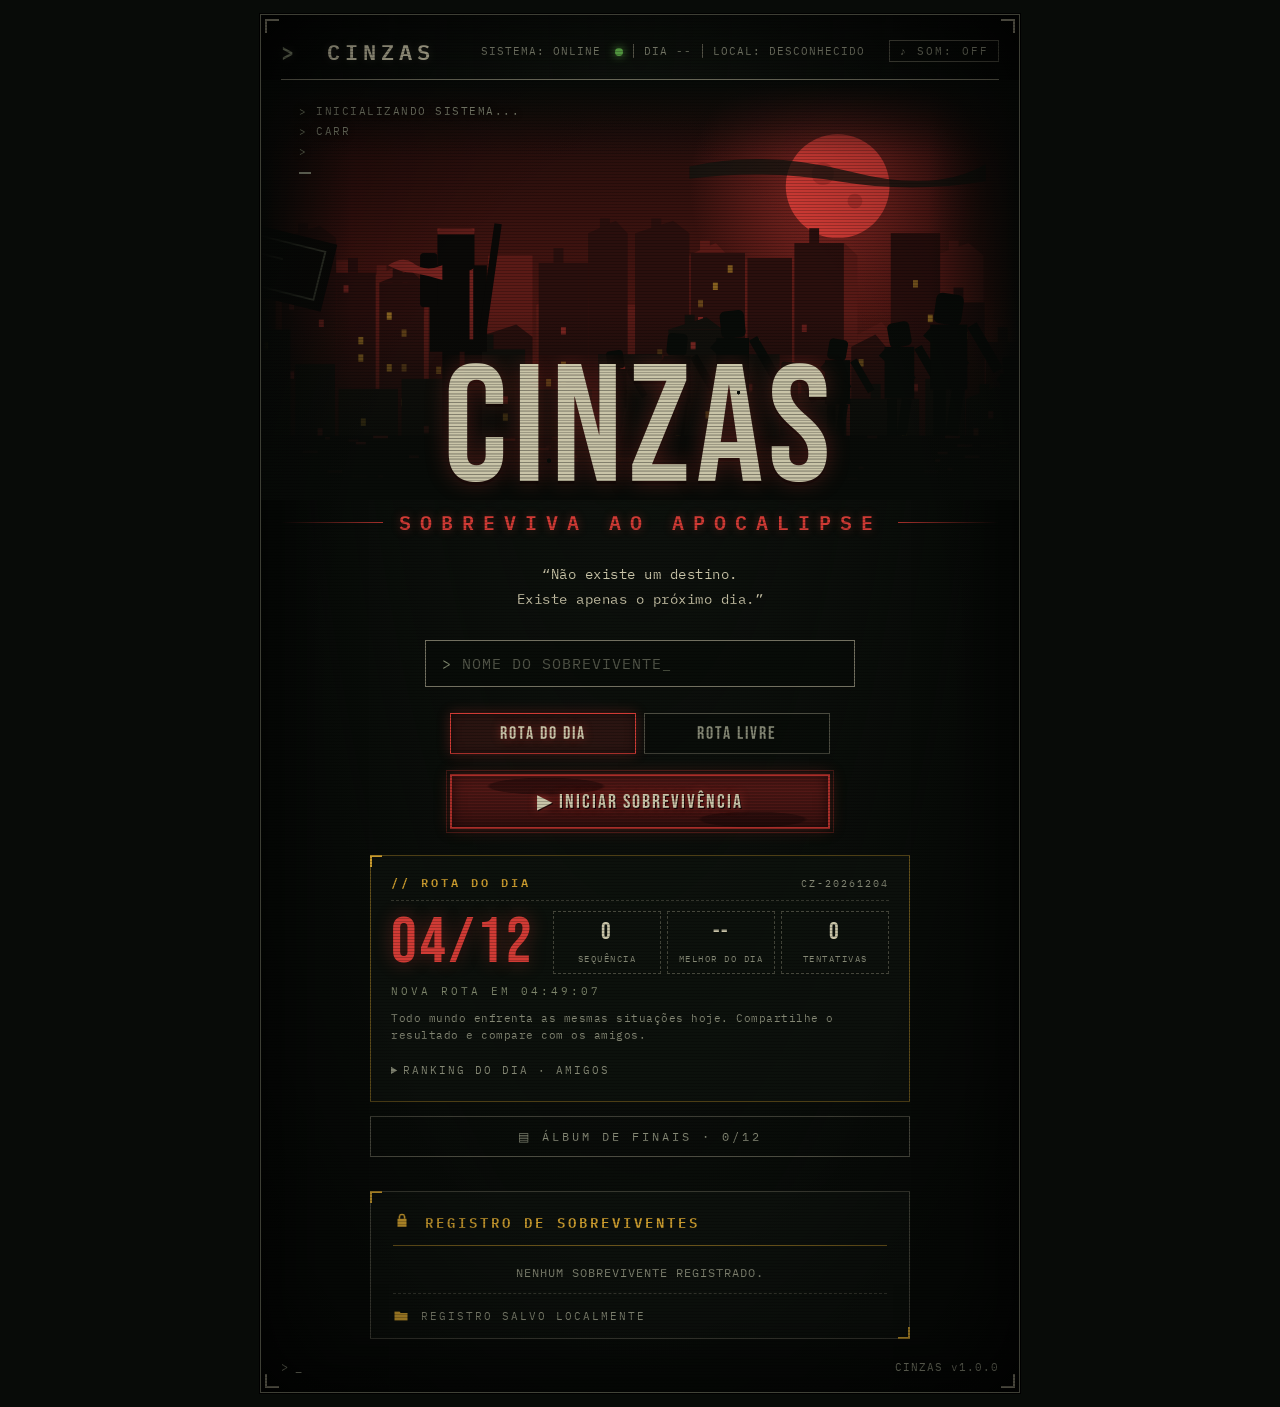
<file: index.html>
<!DOCTYPE html>
<html lang="pt-BR">
<head>
<meta charset="UTF-8">
<meta name="viewport" content="width=device-width, initial-scale=1.0">
<title>Cinzas — um jogo de decisões</title>
<link rel="preconnect" href="https://fonts.googleapis.com">
<link href="https://fonts.googleapis.com/css2?family=Bebas+Neue&family=IBM+Plex+Mono:wght@400;500;600;700&display=swap" rel="stylesheet">
<link rel="stylesheet" href="css/style.css">
<link rel="stylesheet" href="css/crt.css">
<link rel="stylesheet" href="css/situacao.css">
<link rel="stylesheet" href="css/cenas.css">
</head>
<body>
<div class="crt-frame">
  <i class="corner tl"></i><i class="corner tr"></i><i class="corner bl"></i><i class="corner br"></i>

  <header class="topbar">
    <div class="tb-brand"><span class="tb-prompt">&gt;</span> CINZAS</div>
    <div class="tb-status">
      <span>SISTEMA: ONLINE <b class="led"></b></span>
      <span>DIA <span id="tbDay">--</span></span>
      <span class="tb-local" id="tbLocal">LOCAL: DESCONHECIDO</span>
      <button id="musicBtn" class="tb-sound" type="button">♪ SOM: OFF</button>
    </div>
  </header>

  <main class="screen" id="app"></main>

  <footer class="botbar">
    <span class="bb-prompt">&gt; <span class="term-cursor-line">_</span></span>
    <span class="bb-version">CINZAS v1.0.0</span>
  </footer>
  <div class="crt-glitch" aria-hidden="true"></div>
</div>

<script type="module" src="js/main.js"></script>
</body>
</html>
</file>
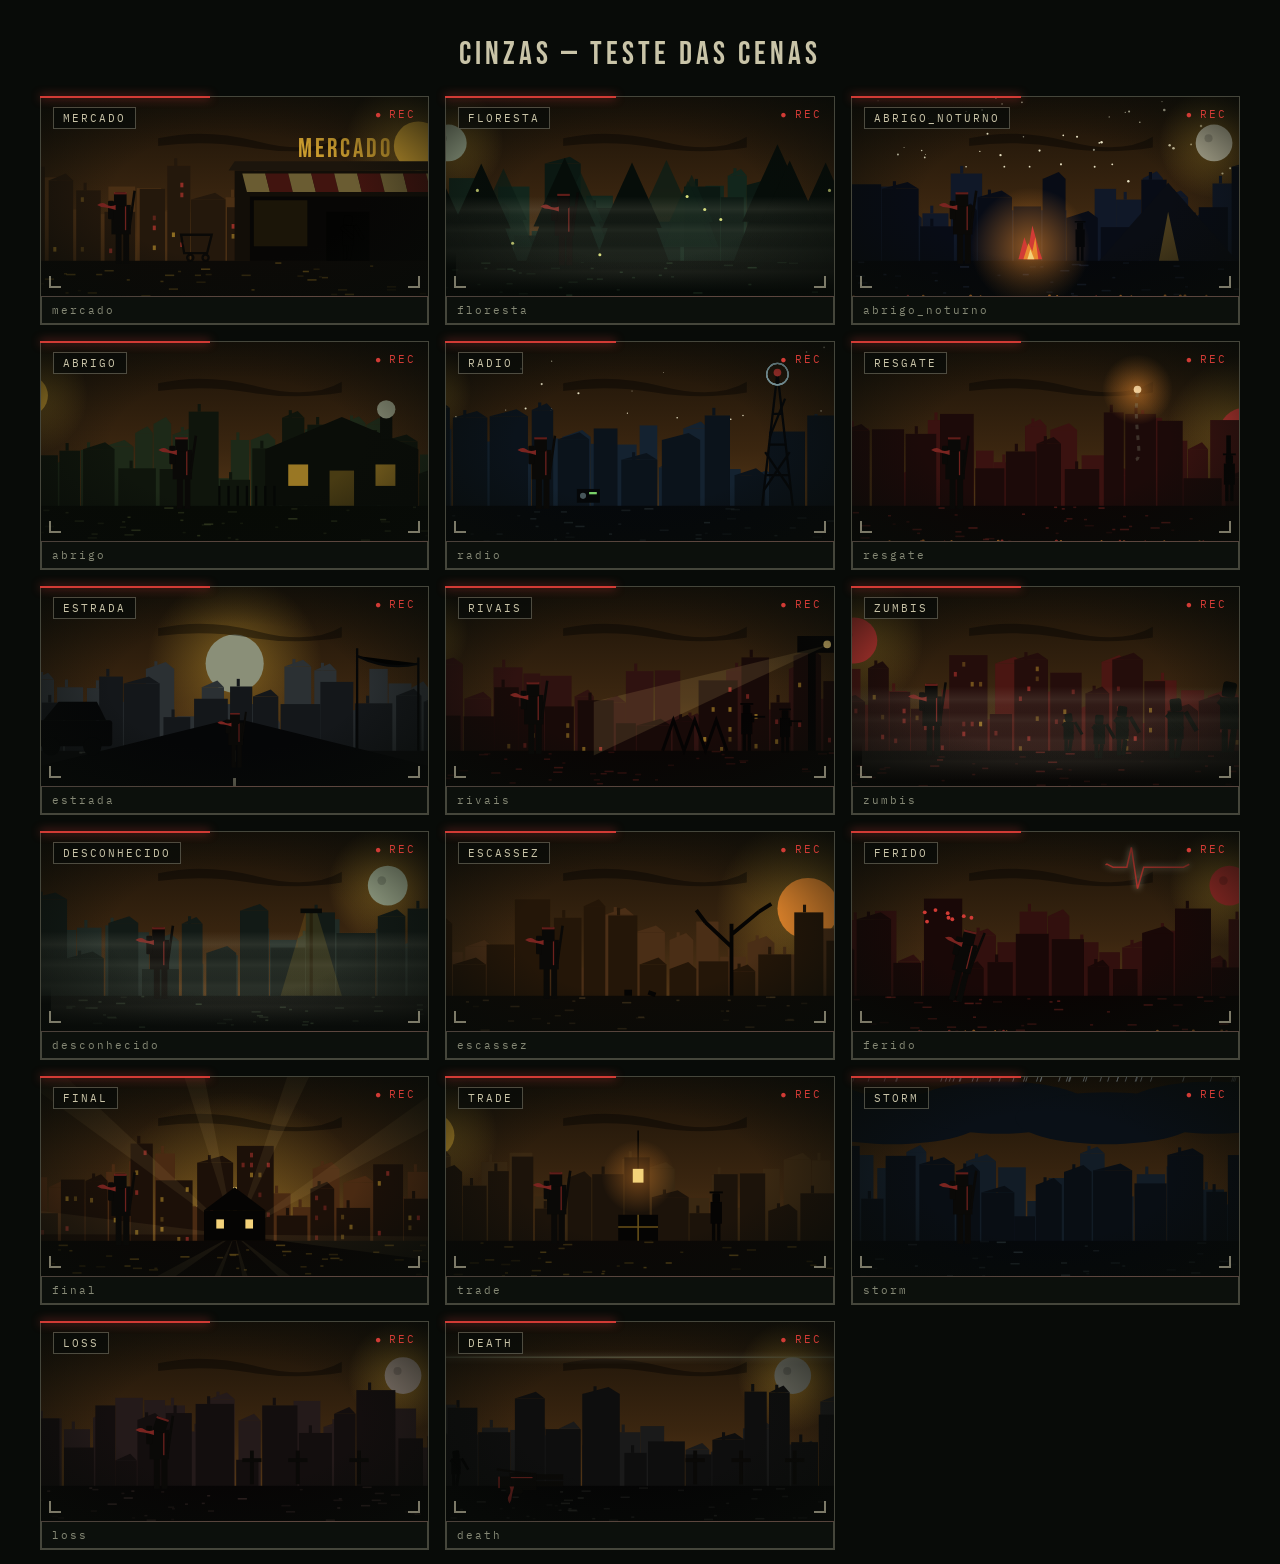
<file: preview-cenas.html>
<!DOCTYPE html>
<html lang="pt-BR">
<head>
<meta charset="UTF-8">
<meta name="viewport" content="width=device-width, initial-scale=1.0">
<title>Cinzas — teste das cenas</title>
<link href="https://fonts.googleapis.com/css2?family=Bebas+Neue&family=IBM+Plex+Mono:wght@400;500;600;700&display=swap" rel="stylesheet">
<link rel="stylesheet" href="css/style.css">
<link rel="stylesheet" href="css/crt.css">
<link rel="stylesheet" href="css/situacao.css">
<link rel="stylesheet" href="css/cenas.css">
<style>
  body{ padding:14px; }
  .grid{ display:grid; grid-template-columns:repeat(auto-fill, minmax(340px, 1fr)); gap:16px; max-width:1200px; margin:0 auto; }
  h1{ font-family:'Bebas Neue', sans-serif; font-weight:400; letter-spacing:4px; text-align:center; color:var(--ink); }
  .card .viewport{ height:200px; }
  .card-name{ padding:6px 10px; font-size:11px; letter-spacing:2px; color:var(--ink-dim); border:1px solid rgba(201,196,168,.3); border-top:0; }
  .big{ max-width:760px; margin:0 auto 20px; }
  .big .viewport{ height:clamp(200px, 40vw, 300px); }
</style>
</head>
<body>
<h1>CINZAS — TESTE DAS CENAS</h1>
<div class="grid" id="grid"></div>
<script type="module">
import { sceneHTML } from './js/scenes.js';
const ICONS = ["mercado","floresta","abrigo_noturno","abrigo","radio","resgate","estrada","rivais","zumbis","desconhecido","escassez","ferido","final","trade","storm","loss","death"];
document.getElementById("grid").innerHTML = ICONS.map(i => `
  <div class="card scene">
    <div class="viewport">${sceneHTML(i)}<span class="vp-tag">${i.toUpperCase()}</span><span class="vp-rec">REC</span><i class="vp-vc a"></i><i class="vp-vc b"></i></div>
    <div class="card-name">${i}</div>
  </div>`).join("");
</script>
</body>
</html>
</file>
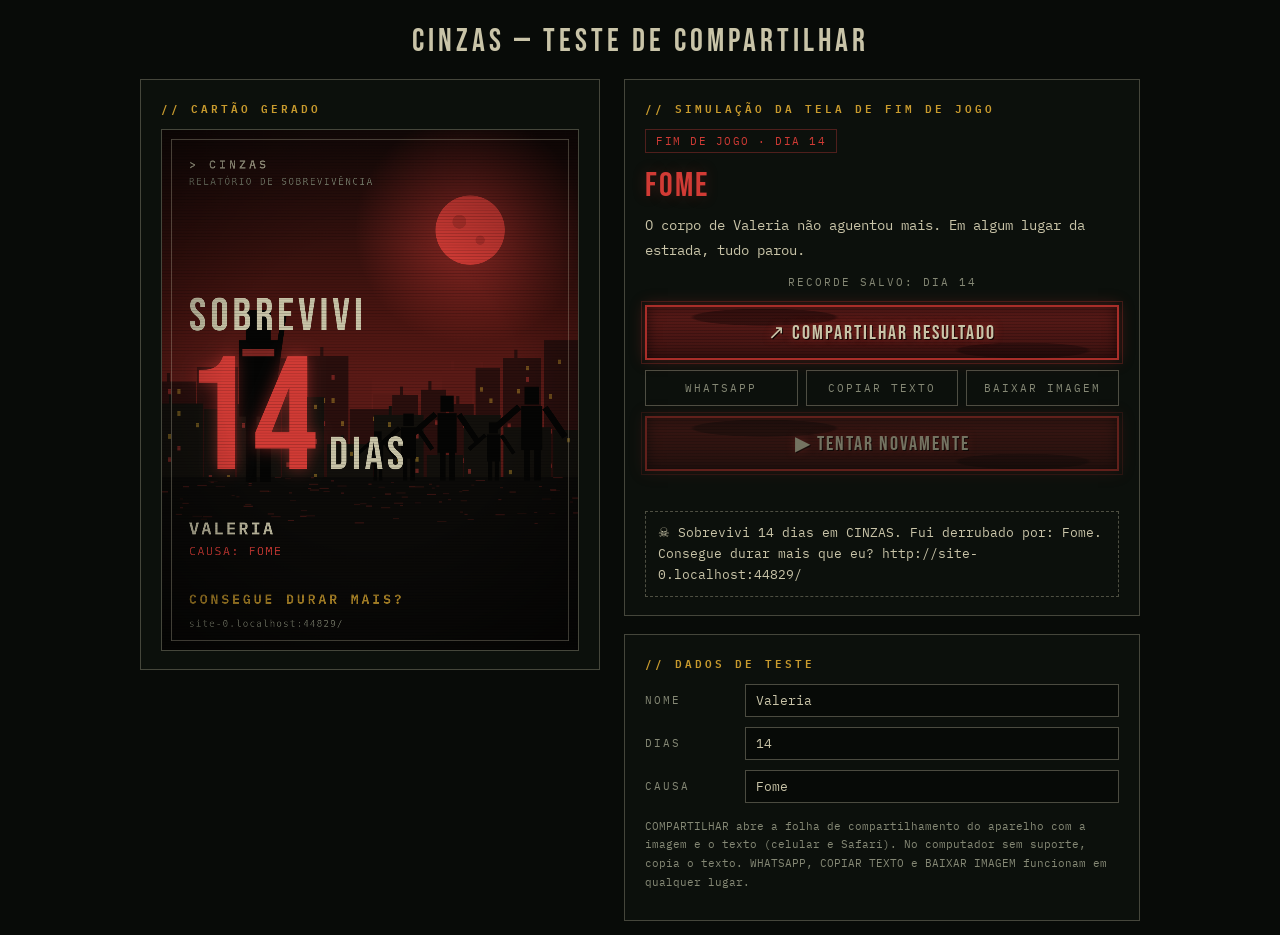
<file: preview-compartilhar.html>
<!DOCTYPE html>
<html lang="pt-BR">
<head>
<meta charset="UTF-8">
<meta name="viewport" content="width=device-width, initial-scale=1.0">
<title>Cinzas — teste de compartilhar</title>
<link href="https://fonts.googleapis.com/css2?family=Bebas+Neue&family=IBM+Plex+Mono:wght@400;500;600;700&display=swap" rel="stylesheet">
<link rel="stylesheet" href="css/style.css">
<link rel="stylesheet" href="css/crt.css">
<link rel="stylesheet" href="css/situacao.css">
<style>
  h1{ font-family:'Bebas Neue', sans-serif; font-weight:400; letter-spacing:4px; text-align:center; color:var(--ink); margin:8px 0 18px; }
  .wrap{ display:grid; grid-template-columns:minmax(300px, 460px) minmax(300px, 1fr); gap:24px; max-width:1000px; margin:0 auto; align-items:start; }
  @media (max-width:760px){ .wrap{ grid-template-columns:1fr; } }
  .box{ border:1px solid rgba(201,196,168,.3); background:rgba(16,20,15,.55); padding:18px 20px; }
  .box h2{ margin:0 0 12px; font-size:11px; letter-spacing:3px; color:var(--amber); font-weight:600; }
  #card{ width:100%; height:auto; display:block; border:1px solid rgba(201,196,168,.3); }
  .row{ display:grid; grid-template-columns:90px 1fr; gap:10px; align-items:center; margin-bottom:10px; font-size:11px; letter-spacing:2px; color:var(--ink-dim); }
  .row input{ background:rgba(0,0,0,.4); border:1px solid rgba(201,196,168,.35); color:var(--ink); font:inherit; font-size:13px; padding:7px 10px; width:100%; }
  .btns{ display:flex; flex-direction:column; gap:10px; margin-top:16px; }
  .share-btn{ width:100%; max-width:none; margin:0; }
  .alt{ display:grid; grid-template-columns:repeat(3, 1fr); gap:8px; }
  .alt button, .alt a{
    background:transparent; border:1px solid rgba(201,196,168,.35); color:var(--ink-dim); font:inherit; font-size:11px; letter-spacing:2px;
    padding:10px 6px; cursor:pointer; text-align:center; text-decoration:none;
  }
  .alt button:hover, .alt a:hover{ color:var(--ink); border-color:var(--ink); }
  #status{ min-height:1.4em; margin-top:12px; font-size:11px; letter-spacing:2px; color:var(--toxic); }
  .msg{ white-space:pre-wrap; font-size:12.5px; line-height:1.7; color:var(--ink); border:1px dashed rgba(201,196,168,.35); padding:10px 12px; margin-top:12px; }
  .mock .scene-h{ color:var(--blood-bright); }
  .note{ font-size:11px; color:var(--ink-dim); line-height:1.7; margin-top:14px; }
</style>
</head>
<body>
<h1>CINZAS — TESTE DE COMPARTILHAR</h1>
<div class="wrap">
  <div>
    <div class="box">
      <h2>// CARTÃO GERADO</h2>
      <canvas id="card" width="1080" height="1350"></canvas>
    </div>
  </div>

  <div style="display:flex; flex-direction:column; gap:18px">
    <div class="box mock">
      <h2>// SIMULAÇÃO DA TELA DE FIM DE JOGO</h2>
      <div class="end-badge">FIM DE JOGO · DIA <span id="mDay">14</span></div>
      <h3 class="scene-h" id="mCause" style="font-size:34px; margin:0 0 10px">Fome</h3>
      <div class="scene-p" style="min-height:0" id="mText"></div>
      <div class="record-line" style="margin-top:12px">RECORDE SALVO: DIA <span id="mRec">14</span></div>
      <div class="btns">
        <button class="continue-btn start-btn share-btn" id="shareBtn">↗ COMPARTILHAR RESULTADO</button>
        <div class="alt">
          <a id="waBtn" href="#" target="_blank" rel="noopener">WHATSAPP</a>
          <button id="copyBtn" type="button">COPIAR TEXTO</button>
          <button id="dlBtn" type="button">BAIXAR IMAGEM</button>
        </div>
        <button class="continue-btn start-btn share-btn" id="againBtn" style="opacity:.55" disabled>▶ TENTAR NOVAMENTE</button>
      </div>
      <div id="status" role="status"></div>
      <div class="msg" id="shareText"></div>
    </div>

    <div class="box">
      <h2>// DADOS DE TESTE</h2>
      <label class="row">NOME<input id="fName" value="Valeria" maxlength="20"></label>
      <label class="row">DIAS<input id="fDay" type="number" min="1" max="999" value="14"></label>
      <label class="row">CAUSA<input id="fCause" value="Fome" maxlength="30"></label>
      <p class="note">
        COMPARTILHAR abre a folha de compartilhamento do aparelho com a imagem e o texto (celular e Safari).
        No computador sem suporte, copia o texto. WHATSAPP, COPIAR TEXTO e BAIXAR IMAGEM funcionam em qualquer lugar.
      </p>
    </div>
  </div>
</div>

<script type="module">
import { drawShareCard, buildShareText, shareResult, copyText, downloadCard, whatsappUrl } from './js/share.js';

const $ = id => document.getElementById(id);
const data = ()=> ({ name:$("fName").value.trim() || "o sobrevivente", day:Math.max(1, parseInt($("fDay").value, 10) || 1), cause:$("fCause").value.trim() });
let timer, token = 0;

async function refresh(){
  const d = data(), my = ++token;
  $("mDay").textContent = $("mRec").textContent = String(d.day).padStart(2, "0");
  $("mCause").textContent = d.cause || "—";
  $("mText").textContent = `O corpo de ${d.name} não aguentou mais. Em algum lugar da estrada, tudo parou.`;
  $("shareText").textContent = buildShareText(d);
  $("waBtn").href = whatsappUrl(d);
  const src = await drawShareCard(d);
  if(my !== token) return;
  const ctx = $("card").getContext("2d"); ctx.clearRect(0, 0, 1080, 1350); ctx.drawImage(src, 0, 0);
}
const say = t => { $("status").textContent = t; clearTimeout(timer); timer = setTimeout(()=> $("status").textContent = "", 3500); };

["fName","fDay","fCause"].forEach(id => $(id).addEventListener("input", ()=>{ clearTimeout(refresh.t); refresh.t = setTimeout(refresh, 150); }));
$("shareBtn").onclick = async ()=>{
  const r = await shareResult(data());
  say({ shared:"COMPARTILHADO.", cancelled:"CANCELADO.", copied:"TEXTO COPIADO — COLE NA CONVERSA.", failed:"NÃO FOI POSSÍVEL COMPARTILHAR NESTE NAVEGADOR." }[r]);
};
$("copyBtn").onclick = async ()=> say(await copyText(data()) ? "TEXTO COPIADO." : "NÃO FOI POSSÍVEL COPIAR.");
$("dlBtn").onclick = ()=> downloadCard(data()).then(()=> say("IMAGEM BAIXADA."));
refresh();
</script>
</body>
</html>
</file>
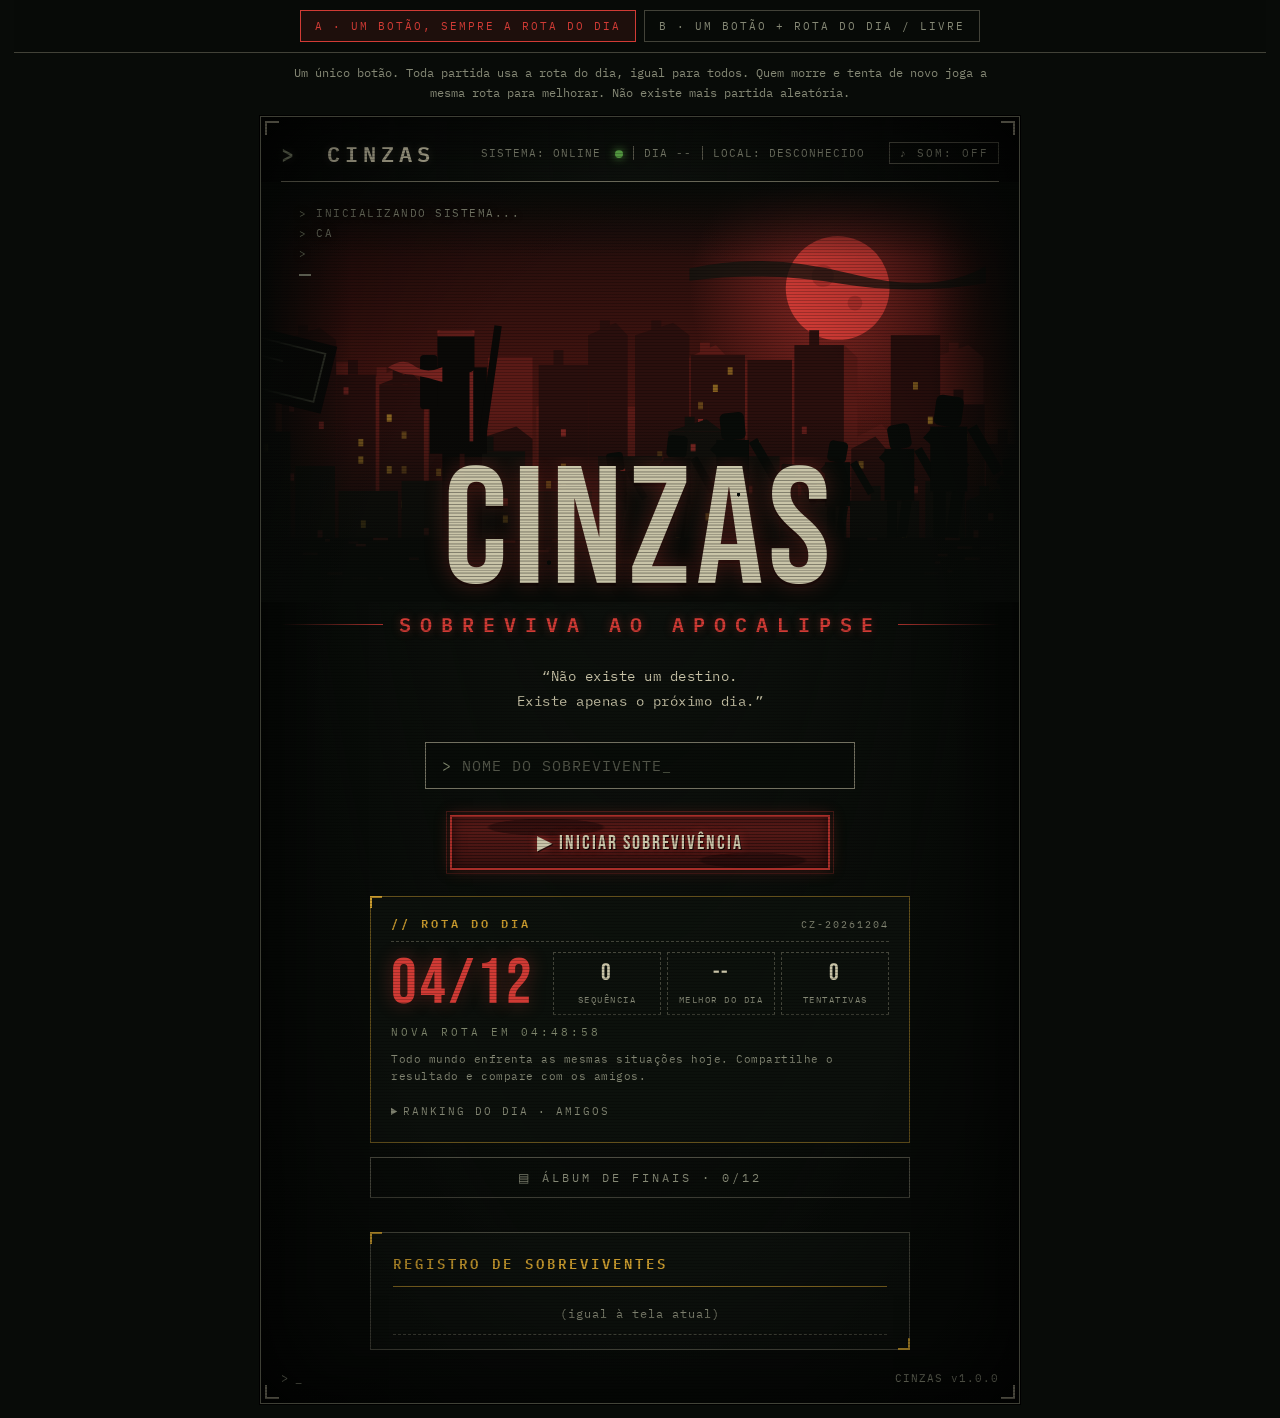
<file: preview-menu.html>
<!DOCTYPE html>
<html lang="pt-BR">
<head>
<meta charset="UTF-8">
<meta name="viewport" content="width=device-width, initial-scale=1.0">
<title>Cinzas — teste do menu unificado</title>
<link rel="preconnect" href="https://fonts.googleapis.com">
<link href="https://fonts.googleapis.com/css2?family=Bebas+Neue&family=IBM+Plex+Mono:wght@400;500;600;700&display=swap" rel="stylesheet">
<link rel="stylesheet" href="css/style.css">
<link rel="stylesheet" href="css/crt.css">
<link rel="stylesheet" href="css/situacao.css">
<link rel="stylesheet" href="css/cenas.css">
<style>
  /* seletor de variante (só desta página de teste) */
  .variants{ position:sticky; top:0; z-index:50; display:flex; justify-content:center; gap:8px; padding:10px; background:rgba(8,11,8,.92); border-bottom:1px solid rgba(201,196,168,.3); }
  .variants button{ background:transparent; border:1px solid rgba(201,196,168,.3); color:var(--ink-dim); font:inherit; font-size:11px; letter-spacing:2px; padding:8px 14px; cursor:pointer; }
  .variants button.on{ color:var(--blood-bright); border-color:var(--blood-bright); background:rgba(122,36,32,.2); }
  .variants-note{ max-width:760px; margin:10px auto 0; padding:0 14px; font-size:11.5px; line-height:1.7; color:var(--ink-dim); text-align:center; }
  body{ padding-top:0; }

  /* alterações propostas para a tela inicial */
  .route-box .dl-title{ color:var(--amber); }
  .route-hint{ margin:2px 0 10px; font-size:11px; line-height:1.6; color:var(--ink-dim); letter-spacing:.5px; }
  .mode{ display:grid; grid-template-columns:1fr 1fr; width:100%; max-width:380px; margin:0 0 10px; border:1px solid rgba(201,196,168,.4); }
  .mode button{ background:transparent; border:0; color:var(--ink-dim); font:inherit; font-size:11px; letter-spacing:2px; padding:10px 6px; cursor:pointer; }
  .mode button + button{ border-left:1px solid rgba(201,196,168,.4); }
  .mode button.on{ color:var(--amber); background:rgba(201,155,46,.12); }
  .mode button:hover{ color:var(--ink); }
  .free-box{ width:100%; max-width:540px; margin:26px 0 0; padding:14px 20px; border:1px dashed rgba(201,196,168,.3); font-size:11.5px; line-height:1.7; color:var(--ink-dim); text-align:center; letter-spacing:.5px; }
  .toast{ position:fixed; left:50%; bottom:22px; transform:translateX(-50%); z-index:60; max-width:92vw; padding:12px 18px; background:rgba(8,11,8,.95); border:1px solid var(--amber); color:var(--amber); font-size:12px; letter-spacing:1.5px; text-align:center; opacity:0; pointer-events:none; transition:opacity .25s; }
  .toast.on{ opacity:1; }
</style>
</head>
<body>
<div class="variants" role="tablist" aria-label="Variante do menu">
  <button data-v="A" class="on">A · UM BOTÃO, SEMPRE A ROTA DO DIA</button>
  <button data-v="B">B · UM BOTÃO + ROTA DO DIA / LIVRE</button>
</div>
<p class="variants-note" id="note"></p>

<div class="crt-frame" style="margin-top:14px">
  <i class="corner tl"></i><i class="corner tr"></i><i class="corner bl"></i><i class="corner br"></i>
  <header class="topbar">
    <div class="tb-brand"><span class="tb-prompt">&gt;</span> CINZAS</div>
    <div class="tb-status">
      <span>SISTEMA: ONLINE <b class="led"></b></span><span>DIA <span>--</span></span>
      <span class="tb-local">LOCAL: DESCONHECIDO</span><button class="tb-sound" type="button">♪ SOM: OFF</button>
    </div>
  </header>
  <main class="screen" id="app"></main>
  <footer class="botbar"><span class="bb-prompt">&gt; <span class="term-cursor-line">_</span></span><span class="bb-version">CINZAS v1.0.0</span></footer>
  <div class="crt-glitch" aria-hidden="true"></div>
</div>
<div class="toast" id="toast" role="status"></div>

<script type="module">
import { buildHero, runBoot } from './js/hero.js';
import { dateKey, labelOf, codeOf, msUntilNext, getDay, streak } from './js/daily.js';
import { totals } from './js/album.js';

const app = document.getElementById("app");
const pad = n => String(n).padStart(2, "0");
const key = dateKey(), label = labelOf(key);
let variant = "A", mode = "daily", timer = null;

const NOTES = {
  A: "Um único botão. Toda partida usa a rota do dia, igual para todos. Quem morre e tenta de novo joga a mesma rota para melhorar. Não existe mais partida aleatória.",
  B: "Um único botão, com um seletor acima dele. ROTA DO DIA mostra o painel com sequência e ranking. ROTA LIVRE joga como antes, com sorteio aleatório e sem registrar no desafio."
};

function toast(t){ const el = document.getElementById("toast"); el.textContent = t; el.classList.add("on"); clearTimeout(toast.t); toast.t = setTimeout(()=> el.classList.remove("on"), 3200); }

async function render(){
  clearInterval(timer);
  const [day, seq, alb] = await Promise.all([getDay(key), streak(key), totals()]);
  document.getElementById("note").textContent = NOTES[variant];
  const isDaily = variant === "A" || mode === "daily";

  const panel = `
    <section class="daily-box route-box" aria-label="Rota do dia">
      <div class="dl-head"><span class="dl-title">// ROTA DO DIA</span><span class="dl-code">${codeOf(key)}</span></div>
      <div class="dl-main">
        <div class="dl-date">${label}</div>
        <div class="dl-stats">
          <div><b>${seq}</b><span>SEQUÊNCIA</span></div>
          <div><b>${day.best ? pad(day.best) : "--"}</b><span>MELHOR DO DIA</span></div>
          <div><b>${day.tries}</b><span>TENTATIVAS</span></div>
        </div>
      </div>
      <div class="dl-count" id="dlCount"></div>
      <p class="route-hint" style="margin:0">Todo mundo enfrenta as mesmas situações hoje. Compartilhe o resultado e compare com os amigos.</p>
      <details class="dl-rank"><summary>RANKING DO DIA · AMIGOS</summary><div class="dl-empty">Aqui entram as mensagens coladas pelos amigos (igual à versão atual).</div></details>
    </section>`;

  const free = `<div class="free-box">ROTA LIVRE<br>Situações sorteadas ao acaso, diferentes a cada partida.<br>Não conta para a sequência nem para o ranking do dia.</div>`;

  app.innerHTML = `
    <section class="hero">
      <div class="boot" id="boot" aria-hidden="true"></div>
      <svg class="hero-art" id="heroArt" viewBox="0 0 800 340" preserveAspectRatio="xMidYMax slice" aria-hidden="true"></svg>
      <div class="hero-fade"></div>
      <h1 class="logo">CINZAS</h1>
    </section>
    <div class="tagline"><span class="rule"></span><span class="tag-text">SOBREVIVA AO APOCALIPSE</span><span class="rule"></span></div>
    <p class="quote">“Não existe um destino.<br>Existe apenas o próximo dia.”</p>
    <label class="term-field" for="nameInput">
      <span class="term-prompt">&gt;</span>
      <span class="term-input-wrap">
        <input class="name-input" id="nameInput" placeholder="NOME DO SOBREVIVENTE" maxlength="20" autocomplete="off" spellcheck="false">
        <span class="term-overlay" aria-hidden="true"><span class="term-mirror" id="nameMirror"></span><span class="term-cursor">_</span></span>
      </span>
    </label>
    ${variant === "B" ? `<div class="mode" role="group" aria-label="Tipo de rota">
        <button type="button" data-m="daily" class="${mode === "daily" ? "on" : ""}">ROTA DO DIA</button>
        <button type="button" data-m="free" class="${mode === "free" ? "on" : ""}">ROTA LIVRE</button></div>` : ""}
    <button class="continue-btn start-btn" id="beginBtn">▶ INICIAR SOBREVIVÊNCIA</button>
    ${isDaily ? panel : free}
    <button class="album-link" type="button" id="albumBtn">▤ ÁLBUM DE FINAIS · ${alb.seen}/${alb.total}</button>
    <section class="registry"><i class="rc"></i><h2 class="reg-title">REGISTRO DE SOBREVIVENTES</h2><ol class="reg-list"><li class="reg-empty">(igual à tela atual)</li></ol></section>`;

  buildHero(); runBoot();
  const input = document.getElementById("nameInput"), mirror = document.getElementById("nameMirror");
  const sync = ()=>{ mirror.textContent = input.value || input.placeholder; };
  input.addEventListener("input", sync); sync();

  document.getElementById("beginBtn").onclick = ()=> toast(isDaily ? `INICIARIA UMA PARTIDA NA ROTA DO DIA ${label}` : "INICIARIA UMA PARTIDA NA ROTA LIVRE");
  document.getElementById("albumBtn").onclick = ()=> toast("ABRIRIA O ÁLBUM DE FINAIS");
  app.querySelectorAll(".mode button").forEach(b => b.onclick = ()=>{ mode = b.dataset.m; render(); });

  const tick = ()=>{
    const el = document.getElementById("dlCount"); if(!el) return clearInterval(timer);
    const ms = msUntilNext();
    el.textContent = `NOVA ROTA EM ${pad(Math.floor(ms / 3.6e6))}:${pad(Math.floor(ms % 3.6e6 / 6e4))}:${pad(Math.floor(ms % 6e4 / 1e3))}`;
  };
  tick(); timer = setInterval(tick, 1000);
}

document.querySelectorAll(".variants button").forEach(b => b.onclick = ()=>{
  variant = b.dataset.v; mode = "daily";
  document.querySelectorAll(".variants button").forEach(x => x.classList.toggle("on", x === b));
  render();
});
render();
</script>
</body>
</html>
</file>
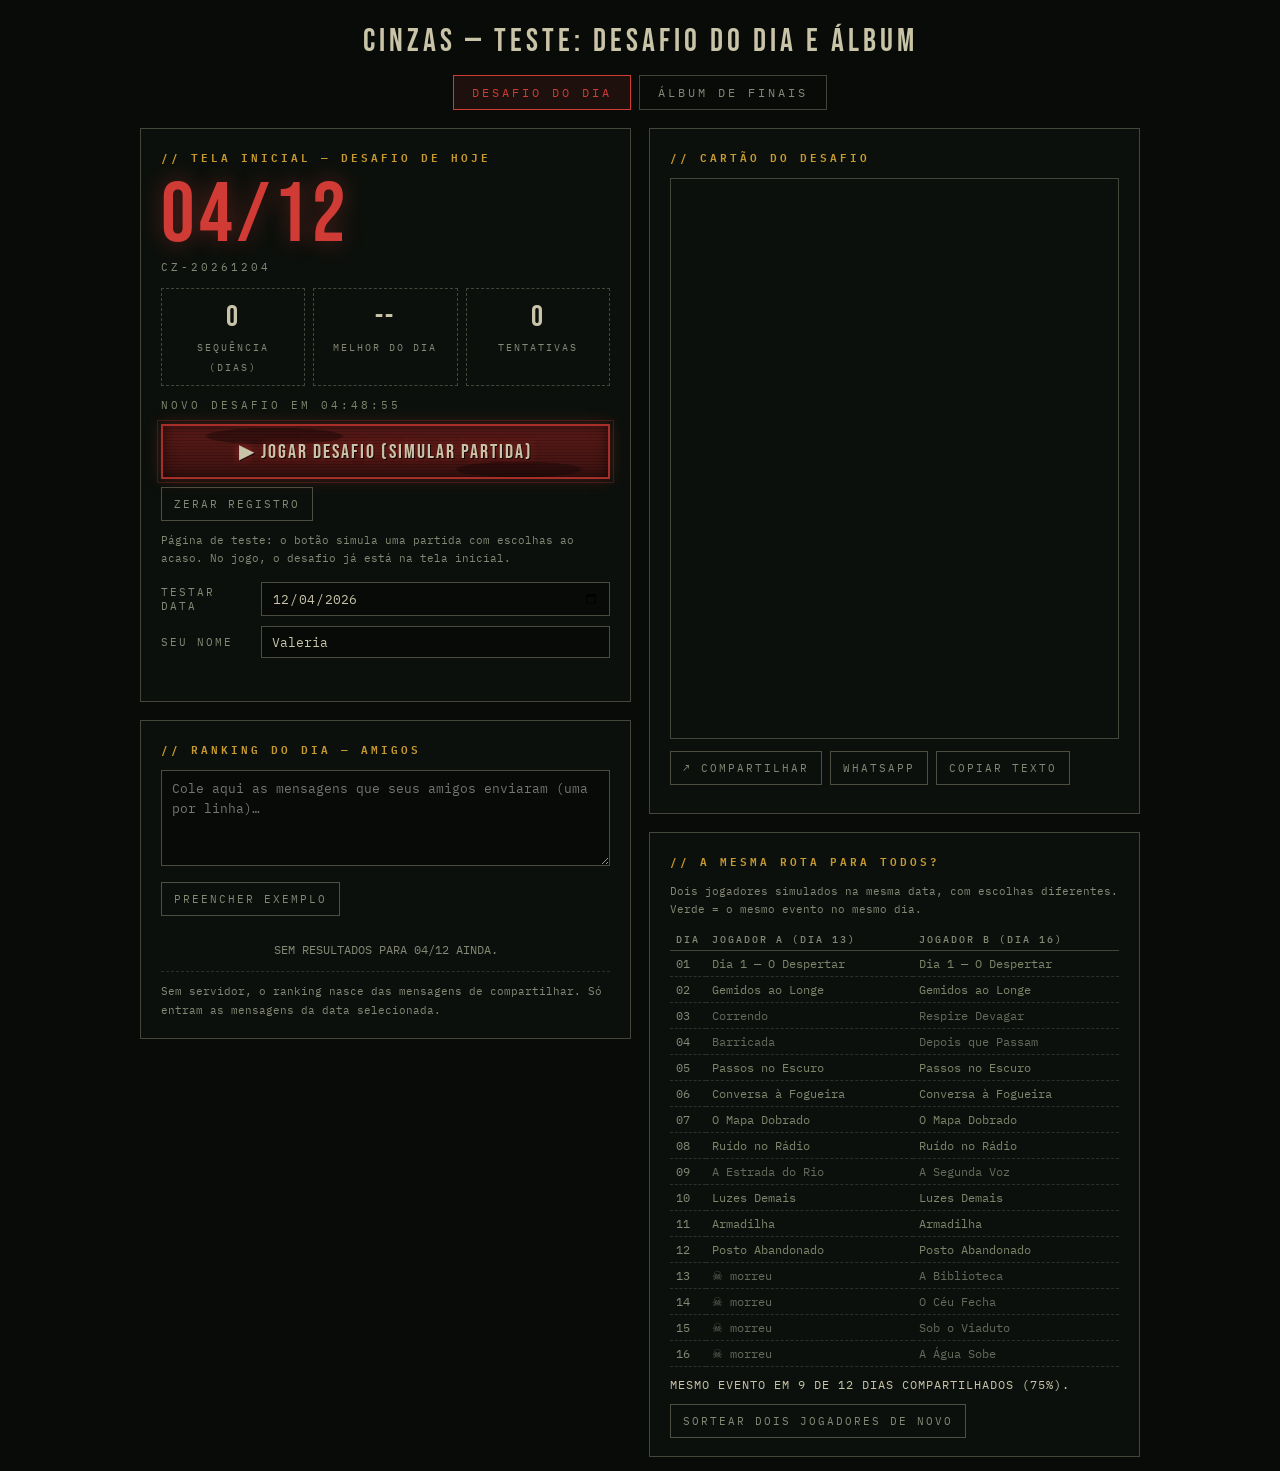
<file: preview-retencao.html>
<!DOCTYPE html>
<html lang="pt-BR">
<head>
<meta charset="UTF-8">
<meta name="viewport" content="width=device-width, initial-scale=1.0">
<title>Cinzas — teste desafio do dia e álbum</title>
<link href="https://fonts.googleapis.com/css2?family=Bebas+Neue&family=IBM+Plex+Mono:wght@400;500;600;700&display=swap" rel="stylesheet">
<link rel="stylesheet" href="css/style.css">
<link rel="stylesheet" href="css/crt.css">
<link rel="stylesheet" href="css/situacao.css">
<link rel="stylesheet" href="css/cenas.css">
<style>
  h1{ font-family:'Bebas Neue', sans-serif; font-weight:400; letter-spacing:4px; text-align:center; color:var(--ink); margin:8px 0 14px; }
  .tabs{ display:flex; justify-content:center; gap:8px; margin-bottom:18px; }
  .tab{ background:transparent; border:1px solid rgba(201,196,168,.3); color:var(--ink-dim); font:inherit; font-size:12px; letter-spacing:3px; padding:9px 18px; cursor:pointer; }
  .tab.on{ color:var(--blood-bright); border-color:var(--blood-bright); background:rgba(122,36,32,.2); }
  .page{ max-width:1000px; margin:0 auto; display:none; }
  .page.on{ display:block; }
  .grid2{ display:grid; grid-template-columns:minmax(300px, 1fr) minmax(300px, 1fr); gap:18px; align-items:start; }
  @media (max-width:760px){ .grid2{ grid-template-columns:1fr; } }
  .stack{ display:flex; flex-direction:column; gap:18px; }
  .box{ border:1px solid rgba(201,196,168,.3); background:rgba(16,20,15,.55); padding:18px 20px; }
  .box h2{ margin:0 0 12px; font-size:11px; letter-spacing:3px; color:var(--amber); font-weight:600; }
  .note{ font-size:11px; color:var(--ink-dim); line-height:1.7; margin:10px 0 0; }
  .btn{ background:transparent; border:1px solid rgba(201,196,168,.35); color:var(--ink-dim); font:inherit; font-size:11px; letter-spacing:2px; padding:9px 12px; cursor:pointer; text-decoration:none; text-align:center; }
  .btn:hover{ color:var(--ink); border-color:var(--ink); }
  .btns{ display:flex; flex-wrap:wrap; gap:8px; margin-top:12px; }
  input, textarea{ background:rgba(0,0,0,.4); border:1px solid rgba(201,196,168,.35); color:var(--ink); font:inherit; font-size:12.5px; padding:7px 10px; width:100%; }
  textarea{ min-height:96px; resize:vertical; line-height:1.6; }
  .row{ display:grid; grid-template-columns:90px 1fr; gap:10px; align-items:center; margin-bottom:10px; font-size:11px; letter-spacing:2px; color:var(--ink-dim); }
  .st-msg{ min-height:1.4em; margin-top:10px; font-size:11px; letter-spacing:2px; color:var(--toxic); }

  /* desafio */
  .daily-date{ font-family:'Bebas Neue', sans-serif; font-size:84px; line-height:.9; letter-spacing:4px; color:var(--blood-bright); text-shadow:0 0 22px rgba(209,59,53,.4); }
  .daily-code{ font-size:11px; letter-spacing:3px; color:var(--ink-dim); margin:6px 0 14px; }
  .stats3{ display:grid; grid-template-columns:repeat(3, 1fr); gap:8px; }
  .stat3{ border:1px dashed rgba(201,196,168,.3); padding:10px 8px; text-align:center; }
  .stat3 b{ display:block; font-family:'Bebas Neue', sans-serif; font-weight:400; font-size:30px; letter-spacing:2px; color:var(--ink); }
  .stat3 span{ font-size:9.5px; letter-spacing:2px; color:var(--ink-dim); }
  .count{ margin-top:12px; font-size:11px; letter-spacing:3px; color:var(--toxic); }
  table{ width:100%; border-collapse:collapse; font-size:11.5px; }
  th{ text-align:left; font-size:10px; letter-spacing:2px; color:var(--ink-dim); font-weight:500; padding:4px 6px; border-bottom:1px solid rgba(201,196,168,.3); }
  td{ padding:5px 6px; border-bottom:1px dashed rgba(201,196,168,.18); color:var(--ink-dim); }
  td.same{ color:var(--toxic); } td.diff{ color:var(--ink-dim); opacity:.75; }
  td.n{ width:34px; color:var(--ink-dim); }
  tr.me td{ color:var(--amber); } tr.top td.n{ color:var(--amber); }
  #card{ width:100%; height:auto; display:block; border:1px solid rgba(201,196,168,.3); }
  .sumline{ margin:10px 0 0; font-size:11.5px; letter-spacing:1px; color:var(--ink); }

  /* álbum */
  .prog{ height:12px; border:1px solid rgba(201,196,168,.3); background:rgba(0,0,0,.5); padding:1px; margin:6px 0 4px; }
  .prog > div{ height:100%; background:linear-gradient(90deg,#8a6a1f,var(--amber)); transition:width .6s cubic-bezier(.2,.8,.2,1); }
  .prog-label{ font-size:11px; letter-spacing:2px; color:var(--ink-dim); }
  .ep-title{ font-size:12px; letter-spacing:3px; color:var(--blood-bright); margin:22px 0 10px; display:flex; justify-content:space-between; }
  .ep-title span{ color:var(--ink-dim); }
  .ends{ display:grid; grid-template-columns:repeat(auto-fill, minmax(250px, 1fr)); gap:12px; }
  .end{ border:1px solid rgba(201,196,168,.3); background:rgba(16,20,15,.55); }
  .end .viewport{ height:120px; border-bottom:1px solid rgba(201,196,168,.3); }
  .end.lock .viewport .scene-art{ filter:brightness(0) contrast(2); opacity:.55; }
  .end.lock .viewport::after{ background:radial-gradient(ellipse at center, rgba(8,11,8,.2), rgba(8,11,8,.9)); }
  .end .lockmark{ position:absolute; inset:0; z-index:3; display:flex; align-items:center; justify-content:center; font-family:'Bebas Neue', sans-serif; font-size:54px; letter-spacing:6px; color:rgba(201,196,168,.5); }
  .end-body2{ padding:12px 14px 14px; }
  .end-body2 h3{ margin:0 0 6px; font-family:'Bebas Neue', sans-serif; font-weight:400; font-size:24px; letter-spacing:2px; color:var(--ink); }
  .end.lock h3{ color:var(--ink-dim); }
  .end-body2 p{ margin:0; font-size:12px; line-height:1.7; color:var(--ink-dim); }
  .end-body2 .hint{ font-size:10.5px; letter-spacing:2px; color:var(--toxic); margin-top:8px; }
  .banner{ display:none; border:1px solid var(--amber); background:rgba(201,155,46,.1); color:var(--amber); padding:12px 14px; letter-spacing:2px; font-size:12px; margin-bottom:14px; animation:optIn .4s ease-out both; }
  .banner.on{ display:block; }
  .banner small{ display:block; margin-top:6px; color:var(--ink-dim); letter-spacing:1px; font-size:11px; }
</style>
</head>
<body>
<h1>CINZAS — TESTE: DESAFIO DO DIA E ÁLBUM</h1>
<div class="tabs">
  <button class="tab on" data-tab="daily">DESAFIO DO DIA</button>
  <button class="tab" data-tab="album">ÁLBUM DE FINAIS</button>
</div>

<!-- ======================= DESAFIO DO DIA ======================= -->
<section class="page on" id="p-daily">
  <div class="grid2">
    <div class="stack">
      <div class="box">
        <h2>// TELA INICIAL — DESAFIO DE HOJE</h2>
        <div class="daily-date" id="dDate">--/--</div>
        <div class="daily-code" id="dCode">CZ-</div>
        <div class="stats3">
          <div class="stat3"><b id="dStreak">0</b><span>SEQUÊNCIA (DIAS)</span></div>
          <div class="stat3"><b id="dBest">--</b><span>MELHOR DO DIA</span></div>
          <div class="stat3"><b id="dTries">0</b><span>TENTATIVAS</span></div>
        </div>
        <div class="count" id="dCount"></div>
        <div class="btns">
          <button class="continue-btn start-btn" id="playBtn" style="flex:1 1 100%; max-width:none; margin:0">▶ JOGAR DESAFIO (SIMULAR PARTIDA)</button>
          <button class="btn" id="dReset">ZERAR REGISTRO</button>
        </div>
        <p class="note">Página de teste: o botão simula uma partida com escolhas ao acaso. No jogo, o desafio já está na tela inicial.</p>
        <div class="row" style="margin-top:14px"><span>TESTAR DATA</span><input type="date" id="fDate"></div>
        <div class="row"><span>SEU NOME</span><input id="fName" value="Valeria" maxlength="20"></div>
        <div class="st-msg" id="dStatus" role="status"></div>
      </div>

      <div class="box">
        <h2>// RANKING DO DIA — AMIGOS</h2>
        <textarea id="paste" placeholder="Cole aqui as mensagens que seus amigos enviaram (uma por linha)…"></textarea>
        <div class="btns"><button class="btn" id="demoPaste">PREENCHER EXEMPLO</button></div>
        <table id="rank" style="margin-top:12px"></table>
        <p class="note">Sem servidor, o ranking nasce das mensagens de compartilhar. Só entram as mensagens da data selecionada.</p>
      </div>
    </div>

    <div class="stack">
      <div class="box">
        <h2>// CARTÃO DO DESAFIO</h2>
        <canvas id="card" width="1080" height="1350"></canvas>
        <div class="btns">
          <button class="btn" id="shareBtn">↗ COMPARTILHAR</button>
          <a class="btn" id="waBtn" href="#" target="_blank" rel="noopener">WHATSAPP</a>
          <button class="btn" id="copyBtn">COPIAR TEXTO</button>
        </div>
        <div class="note" id="shareText" style="white-space:pre-wrap; color:var(--ink)"></div>
      </div>

      <div class="box">
        <h2>// A MESMA ROTA PARA TODOS?</h2>
        <p class="note" style="margin:0 0 10px">Dois jogadores simulados na mesma data, com escolhas diferentes. Verde = o mesmo evento no mesmo dia.</p>
        <table id="cmp"></table>
        <p class="sumline" id="cmpSum"></p>
        <div class="btns"><button class="btn" id="cmpBtn">SORTEAR DOIS JOGADORES DE NOVO</button></div>
      </div>
    </div>
  </div>
</section>

<!-- ======================= ÁLBUM DE FINAIS ======================= -->
<section class="page" id="p-album">
  <div class="box">
    <h2>// ÁLBUM DE FINAIS</h2>
    <div class="banner" id="banner"></div>
    <div class="prog-label" id="progLabel"></div>
    <div class="prog"><div id="progBar" style="width:0"></div></div>
    <div class="btns">
      <button class="btn" id="aSim">▶ SIMULAR UM EPISÓDIO</button>
      <button class="btn" id="aAll">REVELAR TUDO</button>
      <button class="btn" id="aReset">ZERAR ÁLBUM</button>
    </div>
    <p class="note">Cada episódio tem 3 finais e vários caminhos para chegar neles. Os não vistos ficam bloqueados, com uma dica de quantos caminhos levam até lá. "Simular um episódio" percorre um episódio ao acaso, como aconteceria numa partida.</p>
    <div id="albumList"></div>
  </div>
</section>

<script type="module">
import { dateKey, labelOf, codeOf, msUntilNext, simulateRun, getDay, recordRun, resetDaily, streak, parseResults } from './js/daily.js';
import { albumView, totals, markEnding, revealAll, resetAlbum, randomWalk } from './js/album.js';
import { drawShareCard, buildShareText, shareResult, copyText, whatsappUrl } from './js/share.js';
import { sceneHTML } from './js/scenes.js';

const $ = id => document.getElementById(id);
const pad = n => String(n).padStart(2, "0");
const esc = s => String(s).replace(/[&<>"]/g, c => ({ "&":"&amp;", "<":"&lt;", ">":"&gt;", '"':"&quot;" }[c]));

/* abas */
document.querySelectorAll(".tab").forEach(b => b.onclick = ()=>{
  document.querySelectorAll(".tab").forEach(t => t.classList.toggle("on", t === b));
  document.querySelectorAll(".page").forEach(p => p.classList.toggle("on", p.id === "p-" + b.dataset.tab));
});

/* ============ DESAFIO DO DIA ============ */
$("fDate").value = dateKey();
let last = null;           // último resultado simulado { day, cause } do dia selecionado
let bestCache = 0;         // melhor do dia selecionado (atualizado em renderHeader)
const key = ()=> $("fDate").value || dateKey();
const shareData = ()=> ({ name:$("fName").value.trim() || "Sobrevivente", day:last?.day ?? (bestCache || 1), cause:last?.cause || "", daily:labelOf(key()) });
const say = t => { $("dStatus").textContent = t; clearTimeout(say.t); say.t = setTimeout(()=> $("dStatus").textContent = "", 3500); };

async function drawCard(){
  const src = await drawShareCard(shareData());
  const ctx = $("card").getContext("2d"); ctx.clearRect(0, 0, 1080, 1350); ctx.drawImage(src, 0, 0);
  $("shareText").textContent = buildShareText(shareData());
  $("waBtn").href = whatsappUrl(shareData());
}

async function renderHeader(){
  const k = key(), d = await getDay(k);
  bestCache = d.best;
  $("dDate").textContent = labelOf(k); $("dCode").textContent = codeOf(k);
  $("dStreak").textContent = await streak(k); $("dBest").textContent = d.best ? pad(d.best) : "--"; $("dTries").textContent = d.tries;
}

function tick(){
  const ms = msUntilNext(), h = Math.floor(ms / 3.6e6), m = Math.floor(ms % 3.6e6 / 6e4), s = Math.floor(ms % 6e4 / 1e3);
  $("dCount").textContent = `NOVO DESAFIO EM ${pad(h)}:${pad(m)}:${pad(s)}`;
}
setInterval(tick, 1000); tick();

async function renderRank(){
  const label = labelOf(key()), me = await getDay(key());
  const list = parseResults($("paste").value, label);
  const name = $("fName").value.trim() || "Você";
  const rows = list.filter(r => r.name !== name).map(r => ({ ...r, me:false }));
  if(me.best) rows.push({ name, day:me.best, me:true });
  rows.sort((a, b) => b.day - a.day);
  $("rank").innerHTML = rows.length
    ? `<tr><th>#</th><th>SOBREVIVENTE</th><th>DIA</th></tr>` + rows.map((r, i) => `<tr class="${r.me ? "me" : ""}${i === 0 ? " top" : ""}"><td class="n">${pad(i + 1)}</td><td>${esc(r.name.toUpperCase())}${r.me ? " (VOCÊ)" : ""}</td><td>${pad(r.day)}</td></tr>`).join("")
    : `<tr><td style="text-align:center; padding:14px">SEM RESULTADOS PARA ${label} AINDA.</td></tr>`;
}

function renderCmp(){
  const k = key(), a = simulateRun(k), b = simulateRun(k);
  const n = Math.max(a.log.length, b.log.length);
  let same = 0, both = 0, rows = "";
  for(let i = 0; i < n; i++){
    const x = a.log[i], y = b.log[i];
    const eq = x && y && x.id === y.id;
    if(x && y){ both++; if(eq) same++; }
    rows += `<tr><td class="n">${pad(i + 1)}</td><td class="${eq ? "same" : "diff"}">${x ? esc(x.title) : "☠ morreu"}</td><td class="${eq ? "same" : "diff"}">${y ? esc(y.title) : "☠ morreu"}</td></tr>`;
  }
  $("cmp").innerHTML = `<tr><th>DIA</th><th>JOGADOR A (DIA ${pad(a.day)})</th><th>JOGADOR B (DIA ${pad(b.day)})</th></tr>` + rows;
  $("cmpSum").textContent = `MESMO EVENTO EM ${same} DE ${both} DIAS COMPARTILHADOS (${both ? Math.round(100 * same / both) : 0}%).`;
}

$("playBtn").onclick = async ()=>{
  const r = simulateRun(key());
  last = r; await recordRun(key(), r.day, $("fName").value.trim());
  say(`PARTIDA SIMULADA: DIA ${pad(r.day)} — ${r.cause.toUpperCase()}.`);
  await renderHeader(); await renderRank(); drawCard();
};
$("dReset").onclick = async ()=>{ await resetDaily(); last = null; await renderHeader(); await renderRank(); drawCard(); say("REGISTRO ZERADO."); };
$("fDate").onchange = async ()=>{ last = null; await renderHeader(); await renderRank(); renderCmp(); drawCard(); };
$("fName").oninput = ()=>{ clearTimeout($("fName").t); $("fName").t = setTimeout(async ()=>{ await renderRank(); drawCard(); }, 200); };
$("paste").oninput = renderRank;
$("cmpBtn").onclick = renderCmp;
$("demoPaste").onclick = ()=>{
  const l = labelOf(key());
  $("paste").value = `☠ Desafio CINZAS ${l} · Marina · DIA 17 — derrubado por Fome. Consegue passar?\n☠ Desafio CINZAS ${l} · Téo · DIA 9. Consegue passar?\n☠ Desafio CINZAS ${l} · Iris · DIA 22 — derrubado por Cercado. Consegue passar?\n☠ Desafio CINZAS 01/01 · Jorge · DIA 40. (outra data — ignorado)`;
  renderRank();
};
$("shareBtn").onclick = async ()=>{
  const r = await shareResult(shareData());
  say({ shared:"COMPARTILHADO.", cancelled:"", copied:"TEXTO COPIADO — COLE NA CONVERSA.", failed:"NÃO FOI POSSÍVEL COMPARTILHAR NESTE NAVEGADOR." }[r]);
};
$("copyBtn").onclick = async ()=> say(await copyText(shareData()) ? "TEXTO COPIADO." : "NÃO FOI POSSÍVEL COPIAR.");

renderHeader().then(()=>{ renderRank(); drawCard(); }); renderCmp();

/* ============ ÁLBUM DE FINAIS ============ */
async function renderAlbum(){
  const t = await totals(), view = await albumView();
  $("progLabel").textContent = `${t.seen} DE ${t.total} FINAIS DESCOBERTOS`;
  $("progBar").style.width = (t.total ? 100 * t.seen / t.total : 0) + "%";
  $("albumList").innerHTML = view.map(ep => {
    const got = ep.endings.filter(e => e.seen).length;
    return `<div class="ep-title">${esc(ep.name)}<span>${got}/${ep.endings.length}</span></div>
      <div class="ends">${ep.endings.map(e => `
        <div class="end${e.seen ? "" : " lock"}">
          <div class="viewport">${sceneHTML(e.icon)}${e.seen ? "" : `<span class="lockmark">???</span>`}<i class="vp-vc a"></i><i class="vp-vc b"></i></div>
          <div class="end-body2">
            <h3>${e.seen ? esc(e.title) : "FINAL BLOQUEADO"}</h3>
            <p>${e.seen ? esc(e.text) : "Existe um desfecho aqui que você ainda não viu."}</p>
            <div class="hint">${e.seen ? "✓ DESCOBERTO" : `${e.paths} CAMINHOS LEVAM A ESTE FINAL`}</div>
          </div>
        </div>`).join("")}</div>`;
  }).join("");
}
function banner(html){ const b = $("banner"); b.innerHTML = html; b.classList.add("on"); b.style.animation = "none"; b.offsetHeight; b.style.animation = ""; }

$("aSim").onclick = async ()=>{
  const w = randomWalk(), r = await markEnding(w.key);
  await renderAlbum();
  banner(r.isNew
    ? `★ NOVO FINAL DESCOBERTO: ${esc(w.title.toUpperCase())} <small>${esc(w.ep)} · ${r.seen} DE ${r.total} NO ÁLBUM</small>`
    : `FINAL JÁ CONHECIDO: ${esc(w.title.toUpperCase())} <small>${esc(w.ep)} · tente escolhas diferentes para achar os que faltam</small>`);
};
$("aAll").onclick = async ()=>{ await revealAll(); $("banner").classList.remove("on"); renderAlbum(); };
$("aReset").onclick = async ()=>{ await resetAlbum(); $("banner").classList.remove("on"); renderAlbum(); };
renderAlbum();
</script>
</body>
</html>
</file>
<file: css/style.css>
/* Base: variáveis, botões e campo de nome. Moldura e telas em crt.css e situacao.css. */
:root{
    --bg:#080B08;
    --bg2:#10140F;
    --panel:#10140F;
    --panel-edge:#2a3025;
    --ink:#C9C4A8;
    --ink-dim:#858875;
    --blood:#A82E29;
    --blood-bright:#D13B35;
    --toxic:#7E866C;
    --steel:#6B7D80;
    --amber:#C99B2E;
    --danger:#D13B35;
  }
  *{box-sizing:border-box;}
  html,body{margin:0;padding:0;}
  body{
    background:var(--bg);
    color:var(--ink);
    font-family:'IBM Plex Mono', monospace;
    min-height:100vh;
    padding:14px;
  }

  .illustration{
    width:100%;
    height:108px;
    margin:-4px 0 16px;
    border:1px solid var(--panel-edge);
    background:#080B08;
    display:flex; align-items:center; justify-content:center;
    overflow:hidden;
  }
  .illustration svg{ width:92%; height:88%; }
  .illustration.tone-danger svg{ color:var(--blood-bright); }
  .illustration.tone-safe svg{ color:var(--toxic); }
  .illustration.tone-neutral svg{ color:var(--amber); }
  .illustration.tone-dim svg{ color:var(--ink-dim); }

  .continue-btn{
    margin-top:16px; width:100%; background:var(--blood); border:1px solid var(--blood-bright); color:#f2e9d8;
    font-family:'Bebas Neue', sans-serif; letter-spacing:1px; font-size:16px; padding:11px; cursor:pointer;
  }
  .continue-btn:hover{background:var(--blood-bright);}

  /* ---- Botão iniciar ---- */
  .start-btn{
    position:relative; width:auto; max-width:100%; padding:13px 26px; font-size:20px; letter-spacing:2px; color:var(--ink);
    background:
      repeating-linear-gradient(0deg, rgba(0,0,0,0.18) 0 1px, transparent 1px 3px),
      radial-gradient(ellipse at 25% 20%, rgba(0,0,0,0.35) 0 14%, transparent 15%),
      radial-gradient(ellipse at 80% 85%, rgba(0,0,0,0.3) 0 12%, transparent 13%),
      linear-gradient(180deg, #5c1b18, #3d1210);
    border:2px solid var(--blood); outline:1px solid rgba(209,59,53,0.25); outline-offset:3px;
    text-shadow:0 0 8px rgba(209,59,53,0.55), 1px 1px 0 #000;
    box-shadow:0 0 14px rgba(168,46,41,0.35), inset 0 0 14px rgba(0,0,0,0.6);
    transition:box-shadow .2s, border-color .2s, filter .2s;
  }
  .start-btn:hover, .start-btn:focus-visible{
    background:
      repeating-linear-gradient(0deg, rgba(0,0,0,0.18) 0 1px, transparent 1px 3px),
      radial-gradient(ellipse at 25% 20%, rgba(0,0,0,0.35) 0 14%, transparent 15%),
      radial-gradient(ellipse at 80% 85%, rgba(0,0,0,0.3) 0 12%, transparent 13%),
      linear-gradient(180deg, #741f1b, #4a1511);
    border-color:var(--blood-bright);
    box-shadow:0 0 26px rgba(209,59,53,0.55), inset 0 0 14px rgba(0,0,0,0.5);
    animation:btnGlitch .45s steps(1) 1;
  }
  .start-btn:active{ filter:brightness(0.8); }
  @keyframes btnGlitch{
    0%  { filter:brightness(1.6); transform:translate(0,0); }
    15% { filter:brightness(0.8); transform:translate(-2px,1px); text-shadow:2px 0 rgba(209,59,53,0.9), -2px 0 rgba(126,134,108,0.7); }
    30% { filter:brightness(1.4); transform:translate(2px,-1px); }
    45% { filter:brightness(0.9); transform:translate(-1px,0); text-shadow:-2px 0 rgba(209,59,53,0.9), 2px 0 rgba(126,134,108,0.7); }
    60% { filter:brightness(1.3); transform:translate(0,0); }
    100%{ filter:brightness(1.1); transform:translate(0,0); }
  }
  @media (prefers-reduced-motion: reduce){ .start-btn:hover, .start-btn:focus-visible{ animation:none; filter:brightness(1.15); } }

  /* ---- Campo de nome (terminal) ---- */
  .term-field{
    display:flex; align-items:center; gap:10px; width:100%; max-width:320px; margin:0 auto 18px;
    padding:9px 12px; text-align:left; cursor:text;
    background:rgba(8,11,8,0.6); border:1px solid var(--panel-edge);
    font-family:'IBM Plex Mono', monospace; font-size:14px; letter-spacing:1px;
    transition:border-color .25s, box-shadow .25s;
  }
  .term-field:focus-within{
    border-color:var(--toxic);
    box-shadow:0 0 10px rgba(126,134,108,0.28), inset 0 0 8px rgba(126,134,108,0.08);
    animation:termGlow 3.2s ease-in-out infinite;
  }
  .term-prompt{ color:var(--toxic); user-select:none; }
  .term-input-wrap{ position:relative; flex:1; min-width:0; }
  input.name-input{
    display:block; width:100%; margin:0; padding:0; background:transparent; border:0; outline:none;
    color:var(--ink); font:inherit; letter-spacing:inherit; text-transform:uppercase;
    caret-color:transparent;
  }
  input.name-input::placeholder{ color:var(--ink-dim); opacity:0.6; }
  .term-overlay{ position:absolute; inset:0; display:flex; align-items:center; pointer-events:none; white-space:pre; overflow:hidden; }
  .term-mirror{ visibility:hidden; }
  .term-cursor{ color:var(--toxic); opacity:0.5; }
  .term-field:focus-within .term-cursor{ opacity:1; animation:termBlink 1.05s steps(1) infinite; }
  @keyframes termBlink{ 50%{ opacity:0; } }
  @keyframes termGlow{
    0%,100%{ box-shadow:0 0 8px rgba(126,134,108,0.22), inset 0 0 8px rgba(126,134,108,0.06); }
    50%{ box-shadow:0 0 13px rgba(126,134,108,0.34), inset 0 0 8px rgba(126,134,108,0.1); }
  }
  @media (prefers-reduced-motion: reduce){ .term-field:focus-within{ animation:none; } .term-field:focus-within .term-cursor{ animation:none; } }
  .record{ font-size:11px; color:var(--ink-dim); margin-top:20px; border-top:1px solid var(--panel-edge); padding-top:12px; }
  .end-badge{ display:inline-block; font-size:11px; letter-spacing:1.5px; color:var(--danger); border:1px solid #4f1f1c; padding:4px 10px; margin-bottom:16px; }
  .end-badge.good{color:var(--toxic); border-color:#3a4032;}
  .end-badge.mid{color:var(--amber); border-color:#4d3c17;}
</file>
<file: css/crt.css>
/* Moldura de terminal CRT, tela inicial e animações.
   Reaproveita as variáveis e os componentes (campo, botão) de style.css. */


.crt-frame{
  position:relative; max-width:760px; min-height:calc(100vh - 28px); margin:0 auto; padding:0 0 10px;
  display:flex; flex-direction:column;
  border:1px solid rgba(201,196,168,0.28);
  background:
    radial-gradient(ellipse at 50% 0%, rgba(16,20,15,0.9) 0%, transparent 70%),
    var(--bg);
  box-shadow:0 0 0 1px #000, inset 0 0 90px rgba(0,0,0,0.85);
  overflow:hidden;
}
/* scanlines + vinheta por cima de tudo */
.crt-frame::after{
  content:""; position:absolute; inset:0; pointer-events:none; z-index:20;
  background:
    repeating-linear-gradient(180deg, rgba(0,0,0,0.22) 0 1px, transparent 1px 3px),
    radial-gradient(ellipse at center, transparent 55%, rgba(0,0,0,0.55) 100%);
  animation:crtFlicker 7s steps(1) infinite;
}
@keyframes crtFlicker{ 0%,92%,100%{opacity:1;} 93%{opacity:.82;} 94%{opacity:1;} 96%{opacity:.9;} }
/* faixa de interferência que desce de vez em quando */
.crt-glitch{
  position:absolute; left:0; right:0; height:70px; top:-80px; pointer-events:none; z-index:19;
  background:linear-gradient(180deg, transparent, rgba(209,59,53,0.07), transparent);
  animation:crtSweep 11s linear infinite;
}
@keyframes crtSweep{ 0%,80%{ top:-80px; } 100%{ top:110%; } }

/* cantoneiras */
.corner{ position:absolute; width:14px; height:14px; z-index:5; border:2px solid var(--ink); opacity:.75; }
.corner.tl{ top:4px; left:4px; border-right:0; border-bottom:0; }
.corner.tr{ top:4px; right:4px; border-left:0; border-bottom:0; }
.corner.bl{ bottom:4px; left:4px; border-right:0; border-top:0; }
.corner.br{ bottom:4px; right:4px; border-left:0; border-top:0; }

/* barra superior */
.topbar{
  display:flex; align-items:center; justify-content:space-between; gap:12px; flex-wrap:wrap;
  margin:18px 20px 0; padding-bottom:10px; border-bottom:1px solid rgba(201,196,168,0.55);
  font-size:12px; letter-spacing:2px; color:var(--ink-dim);
}
.tb-brand{ font-size:22px; letter-spacing:5px; color:var(--ink); font-weight:600; text-shadow:0 0 10px rgba(201,196,168,0.2); }
.tb-prompt{ color:var(--toxic); margin-right:10px; }
.tb-status{ display:flex; gap:0; flex-wrap:wrap; font-size:11px; letter-spacing:1px; align-items:center; }
.tb-status > span{ padding:0 10px; border-left:1px solid rgba(201,196,168,0.45); }
.tb-status > span:first-child{ border-left:0; }
.tb-status > span:last-child{ padding-right:0; }
.led{ display:inline-block; width:8px; height:8px; border-radius:50%; margin-left:6px; background:#5fae4a; box-shadow:0 0 8px #5fae4a; animation:ledPulse 2.4s ease-in-out infinite; vertical-align:middle; }
@keyframes ledPulse{ 50%{ opacity:.45; } }

.screen{ flex:1; display:flex; flex-direction:column; align-items:center; padding:0 20px; }

/* hero */
.hero{ position:relative; width:calc(100% + 40px); margin:0 -20px; height:clamp(300px, 52vw, 420px); }
.hero-art{ position:absolute; inset:0; width:100%; height:100%; }
.hero-fade{
  position:absolute; inset:0; pointer-events:none;
  background:
    linear-gradient(180deg, var(--bg) 0%, transparent 18%, transparent 55%, var(--bg) 96%),
    linear-gradient(90deg, var(--bg) 0%, transparent 12%, transparent 88%, var(--bg) 100%);
}
.boot{
  position:absolute; top:22px; left:38px; z-index:3; font-size:11px; letter-spacing:1.5px; line-height:1.8; color:var(--ink-dim); text-shadow:0 0 6px rgba(0,0,0,.9);
}
.boot .ln::before{ content:"> "; color:var(--toxic); }
.boot .cur{ display:inline-block; width:12px; height:2px; background:var(--ink-dim); margin-top:6px; animation:termBlink 1.05s steps(1) infinite; }

.logo{
  position:absolute; left:0; right:0; bottom:-6px; margin:0; text-align:center; z-index:4;
  font-family:'Bebas Neue', sans-serif; font-weight:400; font-size:clamp(92px, 20vw, 168px); line-height:.9; letter-spacing:6px;
  color:var(--ink);
  text-shadow:0 0 22px rgba(209,59,53,0.35), 0 3px 0 rgba(0,0,0,.6);
  /* aspecto corroído: furos aleatórios no texto */
  -webkit-mask-image:
    radial-gradient(circle at 12% 30%, transparent 0 2px, #000 2.5px),
    radial-gradient(circle at 38% 70%, transparent 0 2px, #000 2.5px),
    radial-gradient(circle at 63% 25%, transparent 0 1.6px, #000 2px),
    radial-gradient(circle at 86% 62%, transparent 0 2px, #000 2.5px),
    repeating-linear-gradient(180deg, #000 0 3px, rgba(0,0,0,.82) 3px 4px);
  -webkit-mask-composite:source-in; mask-composite:intersect;
  animation:logoGlitch 9s steps(1) infinite;
}
@keyframes logoGlitch{
  0%,95%,100%{ transform:translate(0); text-shadow:0 0 22px rgba(209,59,53,0.35), 0 3px 0 rgba(0,0,0,.6); }
  96%{ transform:translate(-3px,0); text-shadow:3px 0 rgba(209,59,53,.8), -3px 0 rgba(126,134,108,.7); }
  97%{ transform:translate(2px,1px); }
}

.tagline{ display:flex; align-items:center; gap:16px; width:100%; margin-top:6px; }
.tagline .rule{ flex:1; height:1px; background:linear-gradient(90deg, transparent, var(--blood-bright)); }
.tagline .rule:last-child{ background:linear-gradient(270deg, transparent, var(--blood-bright)); }
.tag-text{ color:var(--blood-bright); font-size:clamp(13px, 2.6vw, 20px); letter-spacing:clamp(4px, 1.4vw, 9px); font-weight:600; text-shadow:0 0 10px rgba(209,59,53,.4); white-space:nowrap; }

.quote{ margin:24px 0 28px; text-align:center; font-size:14px; line-height:1.8; color:var(--ink); letter-spacing:.5px; }

.screen .term-field{ max-width:430px; margin-bottom:26px; padding:13px 16px; border-color:rgba(201,196,168,.55); font-size:15px; }
.screen .start-btn{ width:100%; max-width:380px; margin-top:0; }

/* registro */
.registry{
  position:relative; width:100%; max-width:540px; margin:34px 0 14px; padding:18px 22px 14px;
  border:1px solid rgba(201,196,168,.3); background:rgba(16,20,15,.55);
}
.registry::before, .registry::after, .rc{ content:""; position:absolute; width:10px; height:10px; border:2px solid var(--amber); }
.registry::before{ top:-1px; left:-1px; border-right:0; border-bottom:0; }
.registry::after{ bottom:-1px; right:-1px; border-left:0; border-top:0; }
.rc{ display:none; }
.reg-title{
  display:flex; align-items:center; gap:14px; margin:0 0 6px; padding:0 0 12px; font-size:14px; font-weight:600; letter-spacing:3px; color:var(--amber);
  border-bottom:1px solid rgba(201,155,46,.65);
}
.reg-list{ list-style:none; margin:0; padding:0; }
.reg-list li{
  display:grid; grid-template-columns:48px 1fr auto; align-items:center; padding:13px 0; font-size:14px; letter-spacing:2px; color:var(--ink);
  border-bottom:1px dashed rgba(201,196,168,.28);
}
.reg-list li .n{ color:var(--ink-dim); }
.reg-list li .d{ color:var(--ink-dim); }
.reg-list li:first-child .n{ color:var(--amber); }
.reg-list li.reg-empty{ display:block; color:var(--ink-dim); font-size:12px; letter-spacing:1px; text-align:center; }
.reg-foot{ display:flex; align-items:center; gap:12px; padding-top:14px; font-size:11px; letter-spacing:2px; color:var(--ink-dim); }
.reg-foot svg, .reg-title svg{ flex:none; color:var(--amber); }

/* rodapé */
.botbar{ display:flex; justify-content:space-between; align-items:flex-end; margin:6px 20px 8px; font-size:12px; color:var(--ink-dim); }
.bb-prompt{ color:var(--ink-dim); }
.term-cursor-line{ animation:termBlink 1.05s steps(1) infinite; }
.bb-version{ font-size:11px; letter-spacing:1px; }

/* ---------- bonecos animados ---------- */
.hero-art .survivor g, .hero-art .zombie g, .hero-art .sv-scarf{ transform-box:fill-box; }
/* sobrevivente */
.sv-body{ transform-origin:50% 100%; animation:svBreathe 4s ease-in-out infinite; }
.sv-head{ transform-origin:50% 100%; animation:svLook 9s ease-in-out infinite; }
.sv-rifle{ transform-origin:50% 100%; animation:svRifle 4s ease-in-out infinite; }
.sv-scarf{ transform-origin:100% 50%; animation:svScarf 1.7s ease-in-out infinite; }
@keyframes svBreathe{ 0%,100%{ transform:scaleY(1);} 50%{ transform:scaleY(1.018);} }
@keyframes svLook{ 0%,35%,100%{ transform:rotate(0);} 45%,60%{ transform:rotate(-7deg);} 75%,85%{ transform:rotate(5deg);} }
@keyframes svRifle{ 0%,100%{ transform:rotate(0);} 50%{ transform:rotate(1.4deg);} }
@keyframes svScarf{ 0%,100%{ transform:skewY(0) scaleX(1);} 50%{ transform:skewY(-9deg) scaleX(1.12);} }
/* zumbis: cambaleio, braços pendulares, cabeça caída que balança */
.zombie{ transform-origin:50% 100%; animation:zSway var(--d) ease-in-out var(--dl) infinite; }
.z-torso{ transform-origin:50% 100%; animation:zBob calc(var(--d)/2) ease-in-out var(--dl) infinite; }
.zarm{ transform-origin:50% 0%; animation:zArm var(--d) ease-in-out var(--dl) infinite; }
.zarm.b{ animation-direction:reverse; }
.zleg{ transform-origin:50% 0%; animation:zLeg calc(var(--d)/2) ease-in-out var(--dl) infinite alternate; }
.zleg.b{ animation-direction:alternate-reverse; }
.z-head{ transform-origin:50% 100%; animation:zHead calc(var(--d)*1.3) ease-in-out var(--dl) infinite; }
@keyframes zSway{ 0%,100%{ transform:rotate(calc(var(--lean) - 1.5deg)); } 50%{ transform:rotate(calc(var(--lean) + 1.5deg)); } }
@keyframes zBob{ 0%,100%{ transform:translateY(0);} 50%{ transform:translateY(-1.8px);} }
@keyframes zArm{ 0%,100%{ transform:rotate(-9deg);} 50%{ transform:rotate(11deg);} }
@keyframes zLeg{ from{ transform:rotate(-12deg);} to{ transform:rotate(12deg);} }
@keyframes zHead{ 0%,100%{ transform:rotate(-6deg);} 40%{ transform:rotate(7deg);} 70%{ transform:rotate(-2deg);} }
/* ambiente */
.moon{ animation:moonPulse 6s ease-in-out infinite; }
.cloud{ animation:cloudDrift 40s linear infinite alternate; }
@keyframes moonPulse{ 50%{ opacity:.82; } }
@keyframes cloudDrift{ from{ transform:translateX(-30px);} to{ transform:translateX(60px);} }

@media (max-width:560px){
  .tb-status{ font-size:10px; letter-spacing:1px; }
  .tb-status > span{ padding:0 8px; }
  .tb-local{ display:none; }
  .boot{ left:22px; }
}
@media (prefers-reduced-motion: reduce){
  .crt-frame::after, .crt-glitch, .logo, .led, .sv-body, .sv-head, .sv-rifle, .sv-scarf, .zombie, .z-torso, .zarm, .zleg, .z-head, .moon, .cloud{ animation:none; }
}
</file>
<file: css/situacao.css>
/* Telas de situação e consequência (usa a moldura de crt.css) */
.screen.sit{ align-items:stretch; padding:16px 20px 8px; gap:14px; }
.tb-sound{
  margin-left:14px; background:transparent; border:1px solid rgba(201,196,168,.35); color:var(--ink-dim);
  font:inherit; font-size:11px; letter-spacing:2px; padding:3px 9px; cursor:pointer;
}
.tb-sound.on{ color:var(--amber); border-color:rgba(201,155,46,.6); }

/* ---------- painel de status ---------- */
.status{
  display:grid; grid-template-columns:1fr 1fr; gap:6px 26px; padding:14px 16px;
  border:1px solid rgba(201,196,168,.3); background:rgba(16,20,15,.55); position:relative;
}
.status-head{ grid-column:1/-1; display:flex; justify-content:space-between; align-items:baseline; margin-bottom:4px; padding-bottom:8px; border-bottom:1px dashed rgba(201,196,168,.28); }
.st-name{ font-size:12px; letter-spacing:2px; color:var(--ink); }
.st-name .sep{ color:var(--ink-dim); margin:0 6px; }
.st-day{ font-family:'Bebas Neue', sans-serif; font-size:26px; letter-spacing:3px; color:var(--amber); line-height:1; text-shadow:0 0 10px rgba(201,155,46,.3); }
.stat{ display:grid; grid-template-columns:70px 1fr 30px; align-items:center; gap:10px; font-size:11px; letter-spacing:1.5px; }
.stat .lbl{ color:var(--ink-dim); text-transform:uppercase; }
.stat .val{ text-align:right; color:var(--ink); }
.seg{ position:relative; height:12px; border:1px solid rgba(201,196,168,.3); background:rgba(0,0,0,.5); padding:1px; }
.seg .f{ height:100%; transition:width .9s cubic-bezier(.2,.8,.2,1); }
.seg::after{
  content:""; position:absolute; inset:1px; pointer-events:none;
  background:repeating-linear-gradient(90deg, transparent 0 calc(10% - 2px), rgba(8,11,8,.95) calc(10% - 2px) 10%);
}
.stat.low .seg .f{ animation:lowPulse 1.1s ease-in-out infinite; }
.stat.low .val{ color:var(--blood-bright); }
@keyframes lowPulse{ 50%{ opacity:.45; } }
.rep{ grid-column:1/-1; display:flex; flex-wrap:wrap; gap:8px; margin-top:6px; padding-top:10px; border-top:1px dashed rgba(201,196,168,.28); font-size:10.5px; letter-spacing:1.5px; }
.rep .lbl{ color:var(--ink-dim); margin-right:2px; }
.rep-chip{ padding:2px 8px; border:1px solid currentColor; opacity:.9; }
.crew{ grid-column:1/-1; font-size:11px; letter-spacing:1px; color:var(--toxic); }
.crew::before{ content:"▸ COM VOCÊ: "; color:var(--ink-dim); }

/* ---------- cena ---------- */
.scene{ position:relative; border:1px solid rgba(201,196,168,.3); background:rgba(16,20,15,.55); }
.scene::before{ content:""; position:absolute; top:-1px; left:-1px; width:44%; height:2px; background:var(--blood-bright); box-shadow:0 0 10px var(--blood-bright); z-index:3; }
.viewport{
  position:relative; height:clamp(150px, 26vw, 210px); overflow:hidden; border-bottom:1px solid rgba(201,196,168,.3);
  background:
    radial-gradient(ellipse at 70% 30%, rgba(209,59,53,.28), transparent 60%),
    linear-gradient(180deg, #14090a, #080B08);
}
.viewport .illustration{ position:absolute; inset:0; height:100%; margin:0; border:0; background:transparent; }
.viewport .illustration svg{ width:100%; height:100%; opacity:.9; filter:drop-shadow(0 0 8px rgba(209,59,53,.35)); }
.viewport::after{ /* escurecimento nas bordas */
  content:""; position:absolute; inset:0; pointer-events:none;
  background:radial-gradient(ellipse at center, transparent 45%, rgba(8,11,8,.85) 100%);
}
.vp-tag{
  position:absolute; z-index:2; top:10px; left:12px; font-size:10.5px; letter-spacing:2px; color:var(--ink);
  background:rgba(8,11,8,.75); border:1px solid rgba(201,196,168,.35); padding:3px 9px;
}
.vp-rec{ position:absolute; z-index:2; top:10px; right:12px; font-size:10.5px; letter-spacing:2px; color:var(--blood-bright); }
.vp-rec::before{ content:"●"; margin-right:6px; animation:lowPulse 1.4s ease-in-out infinite; }
.vp-vc{ position:absolute; z-index:2; width:12px; height:12px; border:2px solid var(--ink); opacity:.6; }
.vp-vc.a{ left:8px; bottom:8px; border-right:0; border-top:0; } .vp-vc.b{ right:8px; bottom:8px; border-left:0; border-top:0; }

.scene-body{ padding:18px 20px 20px; }
.scene-kicker{ font-size:11px; letter-spacing:3px; color:var(--blood-bright); margin-bottom:6px; }
.scene-h{ font-family:'Bebas Neue', sans-serif; font-weight:400; font-size:clamp(30px, 6vw, 40px); letter-spacing:2px; line-height:1; margin:0 0 14px; color:var(--ink); text-shadow:0 0 14px rgba(209,59,53,.25); }
.scene-p{ font-size:14px; line-height:1.8; color:var(--ink); min-height:7.2em; white-space:pre-line; }
.scene-p .caret{ display:inline-block; width:8px; height:14px; margin-left:2px; vertical-align:-2px; background:var(--toxic); animation:termBlink 1s steps(1) infinite; }
.ambient{ font-size:11.5px; color:var(--ink-dim); font-style:italic; margin-top:12px; letter-spacing:.5px; }
.ambient::before{ content:"// "; color:var(--toxic); font-style:normal; }

/* ---------- escolhas ---------- */
.options{ margin-top:18px; display:flex; flex-direction:column; gap:8px; }
.opt{
  position:relative; display:grid; grid-template-columns:34px 1fr; gap:6px; align-items:start; text-align:left; width:100%;
  padding:13px 16px 13px 12px; background:rgba(8,11,8,.55); color:var(--ink); cursor:pointer;
  border:1px solid rgba(201,196,168,.28); font-family:'IBM Plex Mono', monospace; font-size:13.5px; line-height:1.5;
  transition:border-color .18s, background .18s, box-shadow .18s, transform .1s;
}
.opt .k{ color:var(--blood-bright); letter-spacing:1px; }
.opt::before{ content:"▶"; position:absolute; left:-1px; top:50%; transform:translate(-100%,-50%); color:var(--blood-bright); opacity:0; transition:opacity .15s, transform .15s; font-size:11px; padding-right:4px; }
.opt:hover, .opt:focus-visible{
  outline:none; border-color:var(--blood-bright); background:rgba(122,36,32,.22);
  box-shadow:0 0 16px rgba(209,59,53,.28), inset 0 0 12px rgba(0,0,0,.5);
}
.opt:hover::before, .opt:focus-visible::before{ opacity:1; transform:translate(-4px,-50%); }
.opt:hover .k, .opt:focus-visible .k{ color:var(--ink); text-shadow:0 0 8px rgba(209,59,53,.8); }
.opt:active{ transform:scale(.995); }
.opt.hidden{ opacity:0; transform:translateY(6px); }
.opt{ animation:optIn .35s ease-out both; }
@keyframes optIn{ from{ opacity:0; transform:translateY(8px); } }

/* ---------- consequência ---------- */
.result{ margin-top:6px; padding:14px 16px; border:1px dashed rgba(201,196,168,.35); background:rgba(8,11,8,.5); }
.result-h{ font-size:11px; letter-spacing:3px; color:var(--amber); margin-bottom:10px; }
.result-p{ font-size:13.5px; line-height:1.75; color:var(--ink-dim); font-style:italic; }
.deltas2{ display:flex; flex-wrap:wrap; gap:8px; margin-top:14px; }
.delta{ font-size:11.5px; letter-spacing:1.5px; padding:4px 10px; border:1px solid currentColor; animation:optIn .4s ease-out both; }
.delta.up{ color:var(--toxic); } .delta.down{ color:var(--blood-bright); }
.sit .start-btn{ width:100%; max-width:none; margin-top:18px; }

/* ---------- estado crítico ---------- */
.crit .scene{ border-color:var(--blood-bright); animation:critPulse 2.4s ease-in-out infinite; }
.crit .viewport{ filter:saturate(1.3); }
.crit .vp-tag{ color:var(--blood-bright); border-color:var(--blood-bright); }
@keyframes critPulse{ 0%,100%{ box-shadow:0 0 0 rgba(209,59,53,0); } 50%{ box-shadow:0 0 22px rgba(209,59,53,.3), inset 0 0 26px rgba(209,59,53,.12); } }
.crit-alert{ display:none; font-size:11px; letter-spacing:3px; color:var(--blood-bright); text-align:center; padding:6px; border:1px solid var(--blood-bright); background:rgba(122,36,32,.18); animation:lowPulse 1.2s ease-in-out infinite; }
.crit .crit-alert{ display:block; }

@media (max-width:560px){
  .status{ grid-template-columns:1fr; }
  .scene-body{ padding:16px 14px; }
  .tb-sound{ margin-left:8px; }
}
@media (prefers-reduced-motion: reduce){ .opt, .delta, .crit .scene, .stat.low .seg .f, .vp-rec::before, .crit-alert{ animation:none; } }

/* ---------- ajustes de integração ---------- */
.record-line{ margin-top:16px; font-size:11px; letter-spacing:2px; color:var(--ink-dim); text-align:center; }
.screen.sit .record-line{ text-align:left; }
.end-body .scene-h{ color:var(--blood-bright); }
.sit .registry{ max-width:none; margin:0; }
.stat .f.fill-saude{ background:linear-gradient(90deg,#7a2420,var(--blood-bright)); }
.stat .f.fill-comida{ background:linear-gradient(90deg,#50553f,var(--toxic)); }
.stat .f.fill-municao{ background:linear-gradient(90deg,#46565a,var(--steel)); }
.stat .f.fill-moral{ background:linear-gradient(90deg,#8a6a1f,var(--amber)); }
</file>
<file: css/cenas.css>
/* Animações das cenas das telas de situação (js/scenes.js).
   Os bonecos reaproveitam as classes de crt.css (.survivor, .zombie...). */

.scene-art .survivor g, .scene-art .zombie g, .scene-art .sv-scarf{ transform-box:fill-box; }

/* parallax suave do cenário ao fundo */
.par{ animation:parDrift 18s ease-in-out infinite alternate; }
.par.p2{ animation-duration:11s; }
@keyframes parDrift{ from{ transform:translateX(-5px);} to{ transform:translateX(5px);} }

/* clima */
.ash, .ember{ animation:partFall var(--d) linear var(--dl) infinite; }
.ember{ animation-name:partRise; }
@keyframes partFall{ from{ transform:translate(0,0); opacity:0; } 10%{ opacity:.7; } to{ transform:translate(var(--dx), 280px); opacity:.1; } }
@keyframes partRise{ from{ transform:translate(0,0); opacity:0; } 15%{ opacity:.9; } to{ transform:translate(var(--dx), -250px); opacity:0; } }
.rain{ animation:rainFall var(--d) linear var(--dl) infinite; }
@keyframes rainFall{ from{ transform:translate(0,0); } to{ transform:translate(-40px, 280px); } }
.fog{ animation:fogDrift var(--d) ease-in-out var(--dl) infinite alternate; }
@keyframes fogDrift{ from{ transform:translateX(-60px);} to{ transform:translateX(60px);} }

/* céu e luzes */
.star{ animation:twinkle 3.2s ease-in-out var(--dl) infinite; }
@keyframes twinkle{ 50%{ opacity:.2; } }
.wflick{ animation:wFlick 3.4s steps(1) var(--dl, 0s) infinite; }
@keyframes wFlick{ 0%,100%{ opacity:.7;} 40%{ opacity:.15;} 44%{ opacity:.8;} 70%{ opacity:.35;} }
.neon{ animation:neonBuzz 5s steps(1) infinite; }
.neon-off{ animation:neonOff 2.6s steps(1) infinite; }
@keyframes neonBuzz{ 0%,100%{ opacity:1;} 91%{ opacity:.6;} 93%{ opacity:1;} 96%{ opacity:.75;} }
@keyframes neonOff{ 0%,100%{ opacity:1;} 30%{ opacity:.1;} 34%{ opacity:1;} 60%{ opacity:.05;} 64%{ opacity:.9;} }
.lamp-cone{ animation:lampFlick 4.2s steps(1) infinite; }
@keyframes lampFlick{ 0%,100%{ opacity:.18;} 20%{ opacity:.05;} 24%{ opacity:.2;} 70%{ opacity:.08;} }

/* fogo */
.flame{ transform-box:fill-box; transform-origin:50% 100%; animation:flameDance .45s ease-in-out infinite alternate; }
.flame.f2{ animation-duration:.33s; } .flame.f3{ animation-duration:.27s; }
@keyframes flameDance{ from{ transform:scale(1,.82) skewX(-6deg);} to{ transform:scale(.9,1.12) skewX(7deg);} }
.fire-glow{ animation:glowFlick 1.1s ease-in-out infinite alternate; }
@keyframes glowFlick{ from{ opacity:.55;} to{ opacity:1;} }

/* floresta e fumaça */
.sway{ transform-box:fill-box; transform-origin:50% 100%; animation:swayTree 5s ease-in-out var(--dl) infinite alternate; }
@keyframes swayTree{ from{ transform:rotate(-1.4deg);} to{ transform:rotate(1.4deg);} }
.fly{ animation:flyDrift var(--d) ease-in-out var(--dl) infinite alternate; }
@keyframes flyDrift{ from{ transform:translate(-14px,6px); opacity:.1;} 50%{ opacity:1;} to{ transform:translate(16px,-10px); opacity:.2;} }
.smoke{ animation:smokeUp var(--d) ease-out var(--dl) infinite; }
@keyframes smokeUp{ from{ transform:translate(0,0) scale(.5); opacity:.5;} to{ transform:translate(18px,-70px) scale(2.2); opacity:0;} }

/* rádio e resgate */
.beacon{ animation:beacon 1.4s steps(1) infinite; }
@keyframes beacon{ 0%{ opacity:1;} 50%{ opacity:.1;} }
.ring{ transform-box:fill-box; transform-origin:center; animation:ringOut 3.3s ease-out var(--dl) infinite; }
@keyframes ringOut{ from{ transform:scale(.4); opacity:.9;} to{ transform:scale(7); opacity:0;} }
.eq{ animation:eqBar .6s steps(2) infinite alternate; }
@keyframes eqBar{ from{ width:3px;} to{ width:12px;} }
.flare{ animation:glowFlick .5s ease-in-out infinite alternate; }
.flare-core{ animation:beacon 1s steps(1) infinite; }
.trail{ stroke-dasharray:6 8; animation:dashMove 1.2s linear infinite; }
.wave{ transform-box:fill-box; transform-origin:50% 100%; animation:waveArm .9s ease-in-out infinite alternate; }
@keyframes waveArm{ from{ transform:rotate(-24deg);} to{ transform:rotate(24deg);} }
@keyframes dashMove{ to{ stroke-dashoffset:-28; } }

/* estrada */
.dash{ stroke-dasharray:14 22; animation:dashMove .8s linear infinite; }

/* patrulha */
.sweep{ animation:sweepBeam 7s ease-in-out infinite alternate; }
@keyframes sweepBeam{ from{ transform:rotate(-14deg);} to{ transform:rotate(16deg);} }

/* abutres */
.vulture{ animation:circleSky var(--d) ease-in-out var(--dl) infinite alternate; }
@keyframes circleSky{ from{ transform:translate(180px,60px) scale(.8);} to{ transform:translate(640px,30px) scale(1.2);} }
.flap{ animation:flapWing .5s ease-in-out infinite alternate; transform-box:fill-box; transform-origin:50% 100%; }
@keyframes flapWing{ from{ transform:scaleY(1);} to{ transform:scaleY(-.6);} }

/* ferido / fim: ECG */
.ecg{ stroke-dasharray:200 640; animation:ecgRun 2.2s linear infinite; filter:drop-shadow(0 0 4px currentColor); }
.ecg.flat{ stroke-dasharray:none; animation:none; opacity:.6; }
@keyframes ecgRun{ from{ stroke-dashoffset:200;} to{ stroke-dashoffset:-640;} }
.drop{ animation:dropFall var(--d) ease-in var(--dl) infinite; }
@keyframes dropFall{ from{ transform:translateY(0); opacity:0;} 15%{ opacity:1;} to{ transform:translateY(110px); opacity:0;} }

/* final */
.rays{ animation:raysSpin 60s linear infinite; }
@keyframes raysSpin{ to{ transform:rotate(360deg);} }

/* troca */
.lantern{ animation:lanternSwing 3.6s ease-in-out infinite alternate; }
@keyframes lanternSwing{ from{ transform:rotate(-7deg);} to{ transform:rotate(7deg);} }

/* tempestade */
.stormcloud{ animation:stormDrift 20s ease-in-out var(--dl) infinite alternate; }
@keyframes stormDrift{ from{ transform:translateX(-30px);} to{ transform:translateX(30px);} }
.flash{ opacity:0; animation:lightning 7s steps(1) infinite; }
.bolt{ opacity:0; animation:boltShow 7s steps(1) infinite; }
@keyframes lightning{ 0%,100%{ opacity:0;} 55%{ opacity:.55;} 56%{ opacity:0;} 58%{ opacity:.35;} 60%{ opacity:0;} }
@keyframes boltShow{ 0%,100%{ opacity:0;} 55%,57%{ opacity:1;} 58%,59%{ opacity:.8;} }

/* perda */
.bow .sv-head{ animation:none; transform:rotate(18deg); }

@media (prefers-reduced-motion: reduce){
  .par, .ash, .ember, .rain, .fog, .star, .wflick, .neon, .neon-off, .lamp-cone, .flame, .fire-glow, .sway, .fly, .smoke, .beacon, .ring,
  .eq, .flare, .flare-core, .trail, .wave, .dash, .sweep, .vulture, .flap, .ecg, .drop, .rays, .lantern, .stormcloud, .flash, .bolt{ animation:none; }
}

/* ---------- integração com as telas de situação ---------- */
.viewport{ height:clamp(190px, 38vw, 290px); }
.viewport .scene-art{ opacity:1; }

/* tela de resultado: perdeu saúde = tremor + clarão vermelho; só ganhos = brilho âmbar */
.viewport::before{ content:""; position:absolute; inset:0; z-index:1; pointer-events:none; opacity:0; }
.viewport.hit{ animation:hitShake .5s cubic-bezier(.36,.07,.19,.97) both; }
.viewport.hit::before{ background:radial-gradient(ellipse at center, rgba(209,59,53,.15), rgba(209,59,53,.55)); animation:hitFlash 1.1s ease-out both; }
.viewport.good::before{ background:radial-gradient(ellipse at 50% 80%, rgba(201,155,46,.35), transparent 70%); animation:goodGlow 2.4s ease-out both; }
@keyframes hitShake{ 10%,90%{ transform:translateX(-2px);} 20%,80%{ transform:translateX(4px);} 30%,50%,70%{ transform:translateX(-6px);} 40%,60%{ transform:translateX(6px);} }
@keyframes hitFlash{ 0%{ opacity:1;} 100%{ opacity:0;} }
@keyframes goodGlow{ 0%{ opacity:0;} 30%{ opacity:1;} 100%{ opacity:.25;} }

.ep-end, .ep-next{ margin-top:14px; font-size:11px; letter-spacing:2.5px; }
.ep-end{ color:var(--amber); }
.ep-next{ color:var(--toxic); }

@media (prefers-reduced-motion: reduce){ .viewport.hit, .viewport.hit::before, .viewport.good::before{ animation:none; } }

/* ---------- compartilhar resultado (tela de fim de jogo) ---------- */
.share-alt{ display:grid; grid-template-columns:repeat(3, 1fr); gap:8px; margin-top:10px; }
.share-alt button, .share-alt a{
  background:transparent; border:1px solid rgba(201,196,168,.35); color:var(--ink-dim); font:inherit; font-size:11px; letter-spacing:2px;
  padding:10px 6px; cursor:pointer; text-align:center; text-decoration:none;
}
.share-alt button:hover, .share-alt a:hover, .share-alt button:focus-visible, .share-alt a:focus-visible{ color:var(--ink); border-color:var(--ink); outline:none; }
.share-status{ min-height:1.4em; margin-top:10px; font-size:11px; letter-spacing:2px; color:var(--toxic); }

/* ---------- desafio do dia (tela inicial) ---------- */
.daily-box{ position:relative; width:100%; max-width:540px; margin:26px 0 0; padding:16px 20px 18px; border:1px solid rgba(201,155,46,.45); background:rgba(16,20,15,.55); }
.daily-box::before{ content:""; position:absolute; top:-1px; left:-1px; width:10px; height:10px; border:2px solid var(--amber); border-right:0; border-bottom:0; }
.dl-head{ display:flex; justify-content:space-between; align-items:baseline; margin-bottom:10px; padding-bottom:8px; border-bottom:1px dashed rgba(201,196,168,.28); }
.dl-title{ font-size:12px; letter-spacing:3px; color:var(--amber); font-weight:600; }
.dl-code{ font-size:10px; letter-spacing:2px; color:var(--ink-dim); }
.dl-main{ display:grid; grid-template-columns:auto 1fr; gap:18px; align-items:center; }
.dl-date{ font-family:'Bebas Neue', sans-serif; font-size:64px; line-height:.9; letter-spacing:3px; color:var(--blood-bright); text-shadow:0 0 18px rgba(209,59,53,.4); }
.dl-stats{ display:grid; grid-template-columns:repeat(3, 1fr); gap:6px; }
.dl-stats div{ border:1px dashed rgba(201,196,168,.3); padding:7px 4px; text-align:center; }
.dl-stats b{ display:block; font-family:'Bebas Neue', sans-serif; font-weight:400; font-size:24px; letter-spacing:2px; color:var(--ink); line-height:1.1; }
.dl-stats span{ font-size:8.5px; letter-spacing:1.5px; color:var(--ink-dim); }
.dl-count{ margin:10px 0 12px; font-size:10.5px; letter-spacing:3px; color:var(--toxic); }
.daily-box .start-btn{ width:100%; max-width:none; }
.dl-rank{ margin-top:12px; font-size:11px; letter-spacing:2px; color:var(--ink-dim); }
.dl-rank summary{ cursor:pointer; padding:6px 0; }
.dl-rank summary:hover{ color:var(--ink); }
.dl-rank textarea{ width:100%; min-height:84px; margin-top:8px; resize:vertical; background:rgba(0,0,0,.4); border:1px solid rgba(201,196,168,.35); color:var(--ink); font:inherit; font-size:12px; letter-spacing:0; line-height:1.6; padding:8px 10px; }
.dl-table{ width:100%; margin-top:10px; border-collapse:collapse; font-size:11.5px; letter-spacing:1px; }
.dl-table td, .dl-table th{ padding:5px 6px; border-bottom:1px dashed rgba(201,196,168,.2); text-align:left; font-weight:400; color:var(--ink-dim); }
.dl-table tr.me td{ color:var(--amber); } .dl-table tr.top td:first-child{ color:var(--amber); }
.dl-empty{ margin-top:10px; font-size:11px; letter-spacing:1px; color:var(--ink-dim); text-align:center; }
.album-link{ width:100%; max-width:540px; margin-top:14px; padding:12px; background:transparent; border:1px solid rgba(201,196,168,.35); color:var(--ink-dim); font:inherit; font-size:12px; letter-spacing:3px; cursor:pointer; }
.album-link:hover, .album-link:focus-visible{ color:var(--ink); border-color:var(--ink); outline:none; }
.daily-line{ margin-top:14px; font-size:11px; letter-spacing:2px; color:var(--amber); }

/* ---------- álbum de finais ---------- */
.alb-head{ display:flex; justify-content:space-between; align-items:baseline; }
.alb-title{ font-family:'Bebas Neue', sans-serif; font-weight:400; font-size:34px; letter-spacing:3px; margin:0; color:var(--ink); }
.alb-label{ font-size:11px; letter-spacing:2px; color:var(--ink-dim); }
.alb-prog{ height:12px; border:1px solid rgba(201,196,168,.3); background:rgba(0,0,0,.5); padding:1px; margin:8px 0 4px; }
.alb-prog > div{ height:100%; background:linear-gradient(90deg,#8a6a1f,var(--amber)); transition:width .6s cubic-bezier(.2,.8,.2,1); }
.alb-ep{ display:flex; justify-content:space-between; font-size:12px; letter-spacing:3px; color:var(--blood-bright); margin:22px 0 10px; }
.alb-ep span{ color:var(--ink-dim); }
.alb-ends{ display:grid; grid-template-columns:repeat(auto-fill, minmax(210px, 1fr)); gap:12px; }
.alb-card{ border:1px solid rgba(201,196,168,.3); background:rgba(16,20,15,.55); }
.alb-card .viewport{ height:110px; border-bottom:1px solid rgba(201,196,168,.3); }
.alb-card.lock .viewport .scene-art{ filter:brightness(0) contrast(2); opacity:.55; }
.alb-lockmark{ position:absolute; inset:0; z-index:3; display:flex; align-items:center; justify-content:center; font-family:'Bebas Neue', sans-serif; font-size:48px; letter-spacing:6px; color:rgba(201,196,168,.5); }
.alb-body{ padding:12px 14px 14px; }
.alb-body h3{ margin:0 0 6px; font-family:'Bebas Neue', sans-serif; font-weight:400; font-size:23px; letter-spacing:2px; color:var(--ink); }
.alb-card.lock h3{ color:var(--ink-dim); }
.alb-body p{ margin:0; font-size:11.5px; line-height:1.7; color:var(--ink-dim); }
.alb-hint{ font-size:10px; letter-spacing:2px; color:var(--toxic); margin-top:8px; }
.ending-banner{ margin-top:14px; border:1px solid var(--amber); background:rgba(201,155,46,.1); color:var(--amber); padding:10px 14px; letter-spacing:2px; font-size:11.5px; animation:optIn .4s ease-out both; }
.ending-banner small{ display:block; margin-top:5px; color:var(--ink-dim); letter-spacing:1px; font-size:10.5px; }
.ending-banner.old{ border-color:rgba(201,196,168,.35); background:none; color:var(--ink-dim); }
@media (max-width:560px){ .dl-main{ grid-template-columns:1fr; gap:10px; } .dl-date{ font-size:52px; } }

/* ---------- seletor de rota (tela inicial) ---------- */
.route-hint{ margin:0 0 4px; font-size:11px; line-height:1.6; color:var(--ink-dim); letter-spacing:.5px; }
.mode{ display:grid; grid-template-columns:1fr 1fr; gap:8px; width:100%; max-width:380px; margin:0 0 20px; }
.mode button{
  background:rgba(8,11,8,.55); border:1px solid rgba(201,196,168,.35); color:var(--ink-dim); cursor:pointer;
  font-family:'Bebas Neue', sans-serif; font-size:18px; letter-spacing:2px; padding:9px 6px;
  transition:border-color .2s, box-shadow .2s, color .2s, background .2s;
}
.mode button.on{
  color:var(--ink); border-color:var(--blood-bright); background:rgba(122,36,32,.28);
  box-shadow:0 0 12px rgba(209,59,53,.3), inset 0 0 10px rgba(0,0,0,.5); text-shadow:0 0 8px rgba(209,59,53,.55);
}
.mode button:hover, .mode button:focus-visible{ color:var(--ink); border-color:rgba(209,59,53,.7); outline:none; }
#routeSlot{ width:100%; display:flex; flex-direction:column; align-items:center; }
.free-box{ width:100%; max-width:540px; margin:26px 0 0; padding:14px 20px; border:1px dashed rgba(201,196,168,.3); font-size:11.5px; line-height:1.7; color:var(--ink-dim); text-align:center; letter-spacing:.5px; }
</file>
